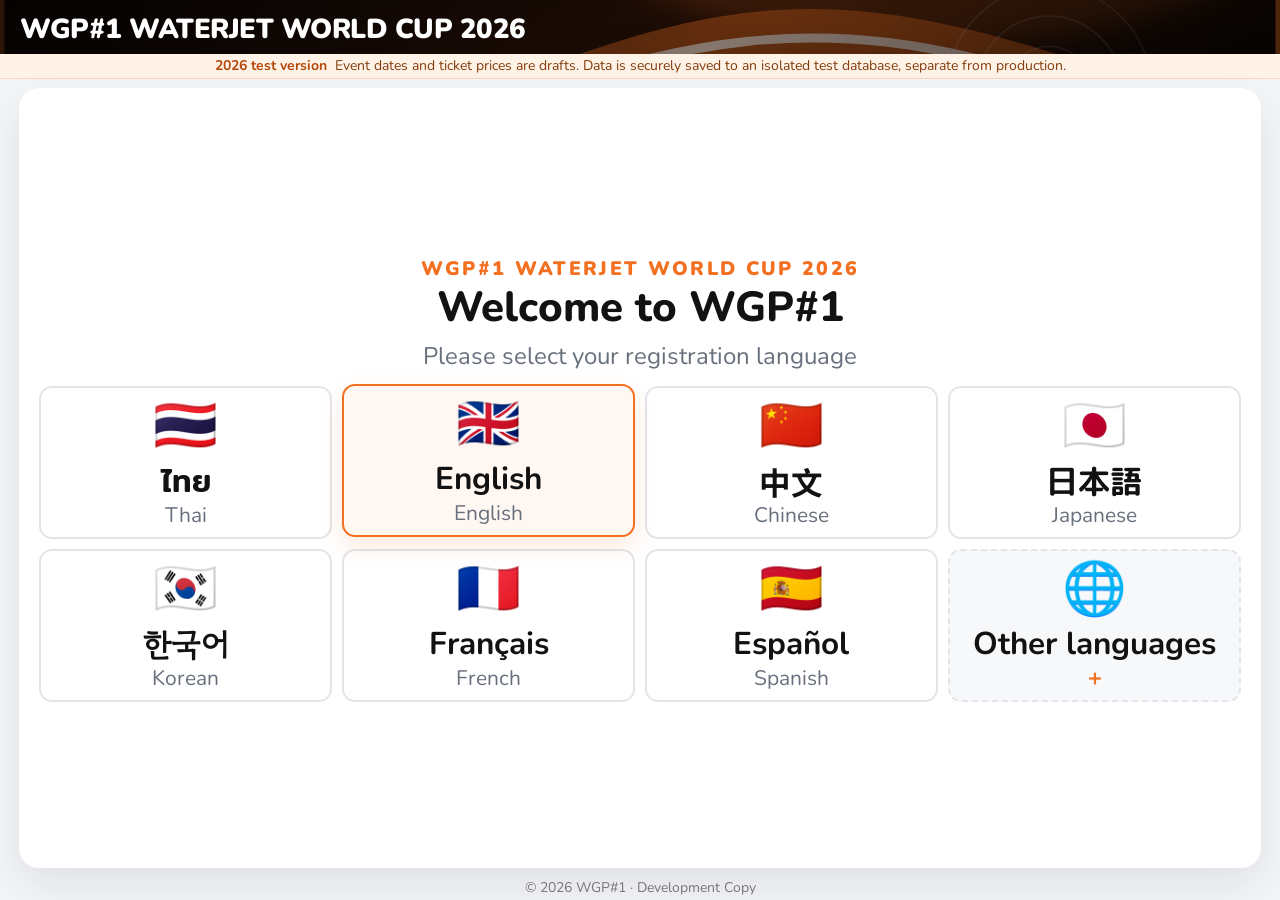
<file: index.html>
<!doctype html>
<html lang="th">
<head>
  <meta charset="utf-8">
  <meta name="viewport" content="width=device-width, initial-scale=1, viewport-fit=cover">
  <meta name="theme-color" content="#121212">
  <meta name="mobile-web-app-capable" content="yes">
  <meta name="apple-mobile-web-app-capable" content="yes">
  <meta name="apple-mobile-web-app-title" content="WGP#1 Tickets">
  <meta name="apple-mobile-web-app-status-bar-style" content="black-translucent">
  <link rel="manifest" href="manifest.webmanifest?v=20261102-1">
  <link rel="apple-touch-icon" sizes="180x180" href="apple-touch-icon.png">
  <title>WGP#1 2026 — Visitor & Ticket Registration</title>
  <link rel="preconnect" href="https://fonts.googleapis.com">
  <link rel="preconnect" href="https://fonts.gstatic.com" crossorigin>
  <link rel="stylesheet" href="https://fonts.googleapis.com/css2?family=Gowun+Dodum&amp;family=M+PLUS+Rounded+1c:wght@400;500;700;800;900&amp;family=Mitr:wght@400;500;600;700&amp;family=Noto+Sans+SC:wght@400;500;600;700;800;900&amp;family=Nunito:wght@400;500;600;700;800;900&amp;family=Tajawal:wght@400;500;700;800;900&amp;display=swap">
  <link rel="stylesheet" href="styles.css?v=20261029-5">
  <link rel="stylesheet" href="tablet-layout.css?v=20261102-2">
</head>
<body>
  <header class="hero" aria-label="WGP#1 World Cup">
    <img src="Header-2026.svg" alt="WGP#1 Waterjet World Cup 2026">
    <div class="hero-cover" aria-hidden="true"></div>
    <div class="language-switcher">
      <label for="language-select" data-i18n="languageLabel">ภาษา</label>
      <select id="language-select" aria-label="Language">
        <option value="th">ไทย</option><option value="en">English</option><option value="zh">中文</option>
        <option value="ja">日本語</option><option value="ko">한국어</option><option value="fr">Français</option><option value="es">Español</option>
        <option value="de">Deutsch</option><option value="ru">Русский</option><option value="pt">Português</option><option value="ar">العربية</option><option value="it">Italiano</option>
      </select>
    </div>
    <div class="hero-copy">
      <span class="year-chip" data-i18n="devVersion">2026 DEVELOPMENT VERSION</span>
      <h1>WGP#1 WATERJET WORLD CUP 2026</h1>
      <p data-i18n="heroSubtitle">ลงทะเบียนผู้เข้าชมและจำหน่ายตั๋ว</p>
    </div>
  </header>

  <div class="dev-notice" role="status">
    <strong data-i18n="devNoticeTitle">เวอร์ชันทดสอบปี 2026</strong>
    <span data-i18n="devNoticeBody">วันแข่งขันและราคาตั๋วเป็นค่าร่าง ข้อมูลจะเก็บในอุปกรณ์นี้เท่านั้นและยังไม่ส่งเข้าฐานข้อมูลจริง</span>
  </div>

  <main>
    <section id="screen-welcome" class="screen welcome-screen">
      <div class="welcome-card">
        <p class="eyebrow">WGP#1 WATERJET WORLD CUP 2026</p>
        <h2 data-i18n="welcomeTitle">ยินดีต้อนรับสู่ WGP#1</h2>
        <p class="welcome-subtitle" data-i18n="welcomeSubtitle">กรุณาเลือกภาษาที่ต้องการใช้ในการลงทะเบียน</p>
        <div class="language-grid" role="group" aria-label="Choose language">
          <button class="language-card" type="button" data-language="th"><span class="language-flag" aria-hidden="true">🇹🇭</span><strong>ไทย</strong><small>Thai</small></button>
          <button class="language-card" type="button" data-language="en"><span class="language-flag" aria-hidden="true">🇬🇧</span><strong>English</strong><small>English</small></button>
          <button class="language-card" type="button" data-language="zh"><span class="language-flag" aria-hidden="true">🇨🇳</span><strong>中文</strong><small>Chinese</small></button>
          <button class="language-card" type="button" data-language="ja"><span class="language-flag" aria-hidden="true">🇯🇵</span><strong>日本語</strong><small>Japanese</small></button>
          <button class="language-card" type="button" data-language="ko"><span class="language-flag" aria-hidden="true">🇰🇷</span><strong>한국어</strong><small>Korean</small></button>
          <button class="language-card" type="button" data-language="fr"><span class="language-flag" aria-hidden="true">🇫🇷</span><strong>Français</strong><small>French</small></button>
          <button class="language-card" type="button" data-language="es"><span class="language-flag" aria-hidden="true">🇪🇸</span><strong>Español</strong><small>Spanish</small></button>
          <button id="toggle-other-languages" class="language-card other-language-toggle" type="button" aria-expanded="false" aria-controls="other-language-panel"><span class="language-flag" aria-hidden="true">🌐</span><strong data-i18n="otherLanguages">Other languages</strong><small aria-hidden="true">＋</small></button>
        </div>
        <div id="other-language-panel" class="other-language-panel hidden">
          <div class="language-grid other-language-grid" role="group" aria-label="Other languages">
            <button class="language-card" type="button" data-language="de"><span class="language-flag" aria-hidden="true">🇩🇪</span><strong>Deutsch</strong><small>German</small></button>
            <button class="language-card" type="button" data-language="ru"><span class="language-flag" aria-hidden="true">🇷🇺</span><strong>Русский</strong><small>Russian</small></button>
            <button class="language-card" type="button" data-language="pt"><span class="language-flag" aria-hidden="true">🇧🇷</span><strong>Português</strong><small>Portuguese</small></button>
            <button class="language-card" type="button" data-language="ar"><span class="language-flag" aria-hidden="true">🇸🇦</span><strong>العربية</strong><small>Arabic</small></button>
            <button class="language-card" type="button" data-language="it"><span class="language-flag" aria-hidden="true">🇮🇹</span><strong>Italiano</strong><small>Italian</small></button>
          </div>
        </div>
      </div>
    </section>

    <section id="screen-visitor" class="screen hidden">
      <div class="page-head">
        <div><p class="eyebrow" data-i18n="partVisitor">ส่วนที่ 1 · ผู้เข้าชม</p><h2 data-i18n="visitorTitle">ลงทะเบียนผู้เข้าชมรายบุคคล</h2><p data-i18n="visitorIntro">ผู้เข้าชมทุกคนต้องกรอกข้อมูลของตนเองทีละคนก่อนเข้าสู่ขั้นตอนจำหน่ายตั๋ว</p></div>
        <div class="attendee-counter" aria-live="polite"><span data-i18n="registered">ลงทะเบียนแล้ว</span><strong id="visitor-count">0 คน</strong></div>
      </div>

      <form id="visitor-form" class="single-page-form" novalidate>
        <div id="visitor-saved-notice" class="visitor-saved-notice hidden" role="status" aria-live="polite">
          <span class="saved-check" aria-hidden="true">✓</span>
          <div><strong data-i18n="visitorSaved">บันทึกผู้เข้าชมเรียบร้อยแล้ว</strong><span id="inline-saved-count"></span></div>
        </div>

        <div class="visitor-form-layout five-step-layout">
          <div class="form-column form-column-details">
            <section class="form-section identity-section">
              <div class="section-title"><span class="section-number">1</span><div><h3 data-i18n="identityTitle">ชื่อและนามสกุล</h3></div></div>
              <div class="grid two">
                <label><span class="field-title" data-i18n="firstName">ชื่อจริง *</span><input id="v-first" autocomplete="given-name" required maxlength="80"></label>
                <label><span class="field-title" data-i18n="lastName">นามสกุล *</span><input id="v-last" autocomplete="family-name" required maxlength="80"></label>
              </div>
            </section>

            <section class="form-section demographics-section">
              <div class="section-title"><span class="section-number">2</span><div><h3 data-i18n="demographicsTitle">อายุ เพศ และสัญชาติ</h3></div></div>
              <div class="grid three demographics-grid">
                <label><span class="field-title" data-i18n="ageGroup">ช่วงอายุ *</span><select id="v-age" required><option value="" data-i18n="selectOption">— กรุณาเลือก —</option><option value="under-10" data-i18n="ageUnder10">ต่ำกว่า 10 ปี</option><option value="10-19">10–19</option><option value="20-29">20–29</option><option value="30-39">30–39</option><option value="40-49">40–49</option><option value="50-59">50–59</option><option value="60-69">60–69</option><option value="70-plus" data-i18n="age70Plus">70 ปีขึ้นไป</option></select></label>
                <label><span class="field-title" data-i18n="gender">เพศ *</span><select id="v-gender" required><option value="" data-i18n="selectOption">— กรุณาเลือก —</option><option value="male" data-i18n="male">ชาย</option><option value="female" data-i18n="female">หญิง</option><option value="not-specified" data-i18n="preferNot">ไม่ประสงค์ระบุ</option></select></label>
                <label><span class="field-title" data-i18n="nationality">สัญชาติ *</span><span class="country-combobox"><input id="v-country" type="text" autocomplete="off" required role="combobox" aria-autocomplete="list" aria-expanded="false" aria-controls="country-suggestions" data-i18n-placeholder="nationalitySelect" placeholder="— เลือกสัญชาติ —"><span id="country-suggestions" class="country-suggestions hidden" role="listbox"></span></span></label>
              </div>
              <input id="v-city" type="hidden" value="">
            </section>

            <div id="guardian-panel" class="guardian-panel hidden">
              <div class="section-title compact"><span class="section-number">2A</span><div><h3 data-i18n="guardianTitle">ข้อมูลผู้ปกครอง</h3><p data-i18n="guardianSubtitle">จำเป็นสำหรับผู้เข้าชมอายุต่ำกว่า 20 ปี</p></div></div>
              <div class="grid three">
                <label><span class="field-title" data-i18n="guardianName">ชื่อ–นามสกุลผู้ปกครอง *</span><input id="g-name" autocomplete="name" maxlength="160"></label>
                <label><span class="field-title" data-i18n="relationship">ความสัมพันธ์ *</span><select id="g-relation"><option value="" data-i18n="selectOption">— กรุณาเลือก —</option><option value="parent" data-i18n="parent">บิดา/มารดา</option><option value="legal-guardian" data-i18n="legalGuardian">ผู้ปกครองตามกฎหมาย</option><option value="authorized-adult" data-i18n="authorizedAdult">ผู้ใหญ่ที่ได้รับมอบหมาย</option></select></label>
                <label><span class="field-title" data-i18n="guardianPhone">เบอร์โทรศัพท์ผู้ปกครอง *</span><input id="g-phone" type="tel" autocomplete="tel" maxlength="30"></label>
              </div>
              <label class="check-line"><input id="g-confirm" type="checkbox"><span data-i18n="guardianConfirm">ข้าพเจ้าเป็นผู้ปกครองหรือผู้มีอำนาจดำเนินการแทนผู้เยาว์ และยืนยันข้อมูลข้างต้น</span></label>
            </div>

            <section class="form-section attendance-section">
              <div class="section-title"><span class="section-number">3</span><div><h3 data-i18n="attendanceTitle">เคยมาชมงานหรือไม่</h3></div></div>
              <fieldset class="visible-options">
                <legend class="sr-only" data-i18n="previousAttendance">เคยเข้าชม WGP#1 หรือไม่ *</legend>
                <div class="option-grid previous-options">
                  <label class="option-tile radio-tile"><input type="radio" name="v-previous" value="first-time" required><span data-i18n="firstTime">มาครั้งแรก</span></label>
                  <label class="option-tile radio-tile"><input type="radio" name="v-previous" value="returning"><span data-i18n="returning">เคยเข้าชมแล้ว</span></label>
                </div>
              </fieldset>
            </section>
          </div>

          <div class="form-column form-column-profile">
            <section class="form-section source-section">
              <div class="section-title"><span class="section-number">4</span><div><h3 data-i18n="sourceTitle">ช่องทางที่รับข่าวสาร</h3><p data-i18n="sourceMultiHint">เลือกได้มากกว่า 1 ช่องทาง</p></div></div>
              <fieldset class="visible-options">
                <legend class="sr-only" data-i18n="discovery">ช่องทางหลักที่ทำให้มางาน *</legend>
                <div class="option-grid source-options">
                  <label class="option-tile checkbox-tile"><input type="checkbox" name="v-source" value="online-social"><span data-i18n="onlineSocial">Social Media</span></label>
                  <label class="option-tile checkbox-tile"><input type="checkbox" name="v-source" value="pattaya-promotion"><span data-i18n="pattayaPromotion">ป้ายหรือสื่อในพัทยา</span></label>
                  <label class="option-tile checkbox-tile"><input type="checkbox" name="v-source" value="friend-family"><span data-i18n="friendFamily">เพื่อนหรือครอบครัว</span></label>
                  <label class="option-tile checkbox-tile"><input type="checkbox" name="v-source" value="newspaper-television"><span data-i18n="newspaperTelevision">จากหนังสือพิมพ์หรือโทรทัศน์</span></label>
                </div>
              </fieldset>
            </section>

            <section class="form-section consent-section">
              <div class="section-title"><span class="section-number">5</span><div><h3 data-i18n="consentTitle">ความยินยอม</h3></div></div>
              <details class="privacy-details" open>
                <summary data-i18n="privacyDetailsToggle">อ่านประกาศความเป็นส่วนตัวและสื่อภายในงาน</summary>
                <div class="privacy-box"><p data-i18n-html="privacyRegistration"><strong>การลงทะเบียนและจำหน่ายตั๋ว:</strong> WGP#1 เก็บข้อมูลที่จำเป็นเพื่อยืนยันตัวผู้เข้าชม บริหารตั๋ว วิเคราะห์จำนวนผู้ชม และรักษาความปลอดภัยภายในงาน โดยจัดเก็บตามระยะเวลาที่องค์กรกำหนดและให้สิทธิเจ้าของข้อมูลตามกฎหมาย</p><p data-i18n-html="privacyMedia"><strong>การบันทึกภาพ วิดีโอ และเสียง:</strong> ข้าพเจ้าอนุญาตและยินยอมให้ผู้จัดงาน WGP#1 รวมถึงช่างภาพ ผู้ผลิตสื่อ และผู้ได้รับมอบหมาย บันทึกภาพนิ่ง ภาพเคลื่อนไหว และเสียงของข้าพเจ้าภายในงาน และนำไปใช้หรือเผยแพร่ผ่านสื่อต่าง ๆ เพื่อรายงานและประชาสัมพันธ์กิจกรรมของ WGP#1</p></div>
              </details>
              <label class="check-line required-line"><input id="v-privacy" type="checkbox" required aria-controls="marketing-consent-line" aria-expanded="false"><span data-i18n="privacyAck">ข้าพเจ้ายินยอมตามประกาศความเป็นส่วนตัวและสื่อภายในงาน</span></label>
              <label id="marketing-consent-line" class="check-line optional-line marketing-consent-line hidden"><input id="v-marketing" type="checkbox" aria-controls="marketing-email-panel" aria-expanded="false"><span data-i18n="marketingConsent">(ไม่บังคับ) ฉันต้องการรับข่าวสารการแข่งขันและกิจกรรมในอนาคตจาก WGP#1</span></label>
              <div id="marketing-email-panel" class="marketing-email-panel hidden">
                <div class="email-reveal-icon" aria-hidden="true">✉</div>
                <label><span class="field-title" data-i18n="marketingEmail">อีเมลสำหรับรับข่าวสาร (ไม่บังคับ)</span><input id="v-email" type="email" autocomplete="email" inputmode="email" maxlength="254" disabled data-i18n-placeholder="marketingEmailPlaceholder" placeholder="name@example.com"></label>
                <p data-i18n="marketingEmailHint">กรอกอีเมลหากต้องการให้ WGP#1 ส่งข่าวสารถึงคุณ โดยสามารถเว้นว่างได้</p>
              </div>
            </section>
          </div>

            <div class="registration-action-panel form-wide-actions">
              <div id="visitor-error" class="form-error hidden" role="alert"></div>
              <button id="view-attendees" class="attendee-list-button hidden" type="button"><span aria-hidden="true">👥</span><span data-i18n="viewRegistered">ดูผู้ชมที่ลงทะเบียนแล้ว</span><strong id="view-attendees-count">0</strong></button>
              <div class="registration-actions">
                <button class="registration-action next-action" type="submit" name="visitor-action" value="next">
                  <span class="registration-action-icon" aria-hidden="true">＋</span>
                  <span><strong data-i18n="confirmAddNext">ยืนยันและเพิ่มผู้ชมคนถัดไป</strong></span>
                </button>
                <button class="registration-action finish-action" type="submit" name="visitor-action" value="finish">
                  <span class="registration-action-icon" aria-hidden="true">→</span>
                  <span><strong data-i18n="confirmFinish">ยืนยันและเสร็จสิ้น</strong></span>
                </button>
              </div>
              <button id="remove-last-inline" class="text-button remove-last-inline hidden" type="button" data-i18n="removeLast">ลบผู้ชมคนล่าสุด</button>
            </div>
          </div>
      </form>

      <div id="attendee-modal" class="attendee-modal hidden" role="dialog" aria-modal="true" aria-labelledby="attendee-modal-title">
        <button class="attendee-modal-backdrop" type="button" aria-label="Close"></button>
        <div class="attendee-modal-card">
          <div class="attendee-modal-head"><div><p class="eyebrow" data-i18n="registered">ลงทะเบียนแล้ว</p><h3 id="attendee-modal-title" data-i18n="viewRegistered">ดูผู้ชมที่ลงทะเบียนแล้ว</h3></div><button id="close-attendee-modal" class="modal-close" type="button" aria-label="Close">×</button></div>
          <p id="attendee-modal-count" class="attendee-modal-count"></p>
          <div id="attendee-list" class="attendee-list"></div>
        </div>
      </div>
    </section>

    <section id="screen-handover" class="screen hidden" aria-labelledby="handover-instruction"><div class="handover"><p class="handover-confirmation" data-i18n="handoverConfirmed">ลงทะเบียนเรียบร้อยแล้ว</p><h2 id="handover-instruction" class="handover-instruction" data-i18n="handoverInstruction">กรุณาส่งอุปกรณ์คืนให้เจ้าหน้าที่เพื่อรับบัตรเข้าชมงาน</h2><button id="to-staff" class="btn dark" type="button" data-i18n="staffContinue">เจ้าหน้าที่: ดำเนินการออกตั๋ว</button></div></section>

    <section id="screen-staff" class="screen hidden">
      <div class="page-head"><div><p class="eyebrow" data-i18n="partStaff">ส่วนที่ 2 · สำหรับเจ้าหน้าที่</p><h2 data-i18n="staffTitle">สรุปรายการจำหน่ายตั๋ว</h2><p data-i18n="staffIntro">เลือกประเภทตั๋วให้ครบตามจำนวนผู้ชมที่ลงทะเบียน</p></div><div class="staff-head-actions"><a class="dashboard-link" href="dashboard.html" target="_blank" rel="noopener">Analytics dashboard</a><div class="attendee-counter dark-counter"><span data-i18n="visitorsInSale">ผู้ชมในรายการ</span><strong id="staff-attendee-count">0 คน</strong></div></div></div>
      <form id="staff-form" class="card" novalidate>
        <div class="grid two">
          <label><span class="field-title" data-i18n="staff">Staff *</span><select id="s-staff" required><option value="" data-i18n="selectStaff">— Select staff —</option><option value="Namwan">Namwan</option><option value="Aom">Aom</option><option value="Belle">Belle</option><option value="Cartoon">Cartoon</option><option value="Other" data-i18n="other">Other</option></select></label>
          <label><span class="field-title" data-i18n="payment">ช่องทางการชำระ *</span><select id="s-payment" required><option value="" data-i18n="selectOption">— กรุณาเลือก —</option><option value="cash" data-i18n="cash">เงินสด</option><option value="qr-transfer" data-i18n="qrTransfer">QR / โอนผ่านธนาคาร</option><option value="complimentary" data-i18n="complimentary">บัตรเชิญ</option></select></label>
        </div>
        <div class="ticket-head"><div><h3 data-i18n="ticketTypes">ประเภทและจำนวนตั๋ว</h3><p data-i18n="ticketTypesSubtitle">เลือกประเภทและจำนวน</p></div><div class="quantity-match"><span data-i18n="mustAllocate">ต้องจัดสรร</span><strong id="tickets-required">0 ใบ</strong></div></div>
        <div id="ticket-lines" class="ticket-lines"></div>
        <div class="staff-summary"><div><span data-i18n="totalTickets">จำนวนตั๋วรวม</span><strong id="ticket-total-qty">0 ใบ</strong></div><div><span data-i18n="calculatedTotal">ยอดคำนวณ</span><strong id="calculated-total">0 THB</strong></div><label><span class="field-title" data-i18n="amountPaid">ยอดรับจริง (THB) *</span><input id="s-amount" type="number" min="0" step="1" required></label></div>
        <label><span class="field-title" data-i18n="staffNote">หมายเหตุ</span><textarea id="s-note" rows="3" maxlength="500" data-i18n-placeholder="staffNotePlaceholder" placeholder="ส่วนลด บัตรเชิญ หรือกรณีพิเศษ"></textarea></label>
        <div id="staff-error" class="form-error hidden" role="alert"></div><div class="button-row"><button id="back-handover" class="btn secondary" type="button" data-i18n="back">ย้อนกลับ</button><button class="btn primary" type="submit" data-i18n="finalize">ยืนยันและบันทึกรายการ</button></div>
      </form>
    </section>

    <section id="screen-complete" class="screen hidden"><div class="complete-card"><div class="success-icon large">✓</div><p class="eyebrow" data-i18n="registrationComplete">ลงทะเบียนเสร็จสมบูรณ์</p><h2 data-i18n="completeTitle">ดำเนินการเสร็จสมบูรณ์</h2><p><span data-i18n="transactionNumber">หมายเลขรายการ</span> <strong id="transaction-id">—</strong></p><p id="storage-status" class="muted" data-i18n="localDataNotice">ข้อมูลทดสอบถูกเก็บเฉพาะในอุปกรณ์นี้ และยังไม่ส่งเข้าฐานข้อมูลจริง</p><button id="next-customer" class="btn primary" type="button" data-i18n="nextGroup">เริ่มรายการผู้ชมชุดถัดไป</button></div></section>
  </main>
  <footer data-i18n="footer">© 2026 WGP#1 · สำเนาสำหรับพัฒนา</footer>
  <script src="supabase-config.js?v=20261019-2"></script>
  <script src="data-service.js?v=20261019-1"></script>
  <script src="age-groups.js?v=20261030-1"></script>
  <script src="app.js?v=20261030-1"></script>
  <script src="visitor-guide.js?v=20261029-1"></script>
</body>
</html>
</file>
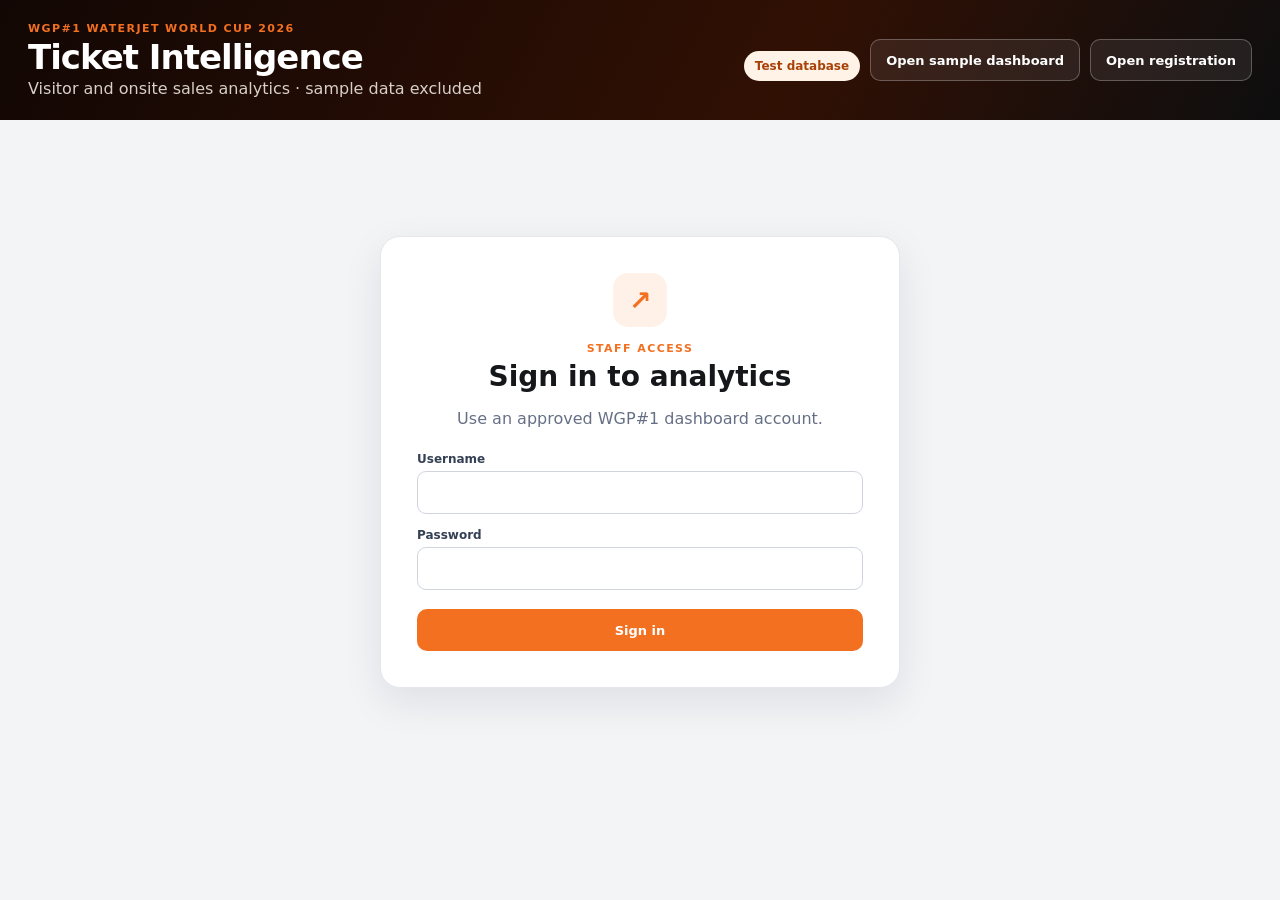
<file: dashboard.html>
<!doctype html>
<html lang="en">
  <head>
    <meta charset="utf-8" />
    <meta name="viewport" content="width=device-width, initial-scale=1" />
    <meta name="theme-color" content="#f37021" />
    <title>WGP#1 Ticket Intelligence</title>
    <link rel="stylesheet" href="dashboard.css?v=20261030-1" />
  </head>
  <body>
    <header class="dash-header">
      <div>
        <p class="kicker">WGP#1 WATERJET WORLD CUP 2026</p>
        <h1>Ticket Intelligence</h1>
        <p id="dashboard-subtitle">Visitor and onsite sales analytics</p>
      </div>
      <div class="header-actions">
        <span id="connection-status" class="status waiting">Test database</span
        ><button id="sign-out" class="ghost hidden" type="button">
          Sign out</button
        ><a id="dashboard-mode-link" class="ghost" href="dashboard.html?view=sample">Open sample dashboard</a
        ><a class="ghost" href="index.html">Open registration</a>
      </div>
    </header>

    <main>
      <section id="setup-panel" class="login-card hidden">
        <span class="icon">⚙</span>
        <h2>Test database setup required</h2>
        <p>
          The dashboard is ready. Add the test Supabase URL and anon key in
          <code>supabase-config.js</code> to connect live data.
        </p>
      </section>

      <section id="login-panel" class="login-card hidden">
        <span class="icon">↗</span>
        <p class="kicker">STAFF ACCESS</p>
        <h2>Sign in to analytics</h2>
        <p>Use an approved WGP#1 dashboard account.</p>
        <form id="login-form">
          <label
            >Username<input
              id="login-username"
              type="text"
              autocomplete="username"
              autocapitalize="none"
              spellcheck="false"
              required
          /></label>
          <label
            >Password<input
              id="login-password"
              type="password"
              autocomplete="current-password"
              required
          /></label>
          <p id="login-error" class="error hidden"></p>
          <button class="primary" type="submit">Sign in</button>
        </form>
      </section>

      <section id="password-panel" class="login-card hidden">
        <span class="icon">✓</span>
        <p class="kicker">ACCOUNT ACTIVATION</p>
        <h2>Create your dashboard password</h2>
        <p>
          Your invitation has been verified. Set a private password to finish
          activating your WGP#1 analytics account.
        </p>
        <form id="password-form">
          <label
            >New password<input
              id="new-password"
              type="password"
              autocomplete="new-password"
              minlength="6"
              required
          /></label>
          <label
            >Confirm password<input
              id="confirm-password"
              type="password"
              autocomplete="new-password"
              minlength="6"
              required
          /></label>
          <small class="form-hint"
            >Use at least 6 characters. This test password should be changed
            before production use.</small
          >
          <p id="password-error" class="error hidden"></p>
          <button class="primary" type="submit">
            Set password and open dashboard
          </button>
        </form>
      </section>

      <section id="dashboard" class="hidden">
        <nav
          id="event-day-menu"
          class="event-day-menu"
          aria-label="Event day quick filters"
        ></nav>

        <div class="toolbar">
          <div>
            <p id="dashboard-data-label" class="kicker">LIVE DATA</p>
            <h2 id="dashboard-view-title">Sales overview</h2>
            <p id="last-updated">Not loaded</p>
          </div>
          <div class="filters">
            <label>From<input id="filter-from" type="date" /></label>
            <label>To<input id="filter-to" type="date" /></label>
            <label
              >Staff<select id="filter-staff">
                <option value="">All staff</option>
              </select></label
            >
            <label
              >Payment<select id="filter-payment">
                <option value="">All payments</option>
                <option value="cash">Cash</option>
                <option value="qr-transfer">QR / Bank transfer</option>
                <option value="complimentary">Complimentary</option>
              </select></label
            >
            <button id="refresh-data" class="dark" type="button">
              Refresh
            </button>
            <button id="export-csv" class="primary" type="button">
              Export CSV
            </button>
          </div>
        </div>

        <div class="kpi-grid">
          <article class="kpi orange">
            <span>Revenue</span><strong id="kpi-revenue">0 THB</strong
            ><small>Amount paid</small>
          </article>
          <article class="kpi">
            <span>Tickets</span><strong id="kpi-tickets">0</strong
            ><small>Issued tickets</small>
          </article>
          <article class="kpi">
            <span>Visitors</span><strong id="kpi-visitors">0</strong
            ><small>Registered people</small>
          </article>
          <article class="kpi">
            <span>Transactions</span><strong id="kpi-transactions">0</strong
            ><small>Completed sales</small>
          </article>
          <article class="kpi">
            <span>Average sale</span><strong id="kpi-average">0 THB</strong
            ><small>Per transaction</small>
          </article>
          <article class="kpi">
            <span>Returning visitors</span><strong id="kpi-returning">0%</strong
            ><small>Audience loyalty</small>
          </article>
        </div>

        <div class="analytics-grid">
          <article class="panel wide">
            <div class="panel-head">
              <div>
                <p class="kicker">SALES</p>
                <h3>Revenue by day</h3>
              </div>
            </div>
            <div id="chart-daily" class="bar-chart horizontal"></div>
          </article>
          <article class="panel wide time-analysis-panel">
            <div class="panel-head time-panel-head">
              <div>
                <p class="kicker">SALES FREQUENCY</p>
                <h3>Ticket sales by day and time</h3>
                <p class="panel-description">
                  Each cell shows tickets sold and number of transactions.
                </p>
              </div>
              <label class="compact-control"
                >Time interval<select id="time-bucket">
                  <option value="60">60 minutes</option>
                  <option value="30">30 minutes</option>
                </select></label
              >
            </div>
            <div class="heatmap-summary">
              <div>
                <span>Peak period</span><strong id="peak-period">—</strong>
              </div>
              <div>
                <span>Busiest day</span><strong id="busiest-day">—</strong>
              </div>
              <div>
                <span>Average frequency</span
                ><strong id="average-frequency">—</strong>
              </div>
            </div>
            <div id="time-heatmap" class="time-heatmap-wrap"></div>
            <div class="heatmap-legend" aria-hidden="true">
              <span>Lower</span><i class="level-0"></i><i class="level-1"></i
              ><i class="level-2"></i><i class="level-3"></i
              ><i class="level-4"></i><span>Higher ticket volume</span>
            </div>
          </article>
          <article class="panel country-panel">
            <div class="panel-head">
              <div>
                <p class="kicker">AUDIENCE</p>
                <h3>All nationalities <span id="country-count" class="panel-count">0 countries</span></h3>
              </div>
            </div>
            <div id="chart-country" class="bar-chart country-chart"></div>
          </article>
          <div class="audience-side-stack">
            <article class="panel">
              <div class="panel-head">
                <div>
                  <p class="kicker">PROFILE</p>
                  <h3>Age groups</h3>
                </div>
              </div>
              <div id="chart-age" class="bar-chart"></div>
            </article>
            <article class="panel">
              <div class="panel-head">
                <div>
                  <p class="kicker">MARKETING</p>
                  <h3>Discovery channels</h3>
                </div>
              </div>
              <div id="chart-source" class="bar-chart"></div>
            </article>
            <article class="panel">
              <div class="panel-head">
                <div>
                  <p class="kicker">PRODUCT</p>
                  <h3>Ticket mix</h3>
                </div>
              </div>
              <div id="chart-ticket" class="bar-chart"></div>
            </article>
          </div>
        </div>

        <article class="panel table-panel">
          <div class="panel-head">
            <div>
              <p class="kicker">TRANSACTIONS</p>
              <h3>Recent ticket sales</h3>
            </div>
            <div class="table-actions">
              <span id="result-count">0 records</span>
              <button
                id="toggle-sales-table"
                class="table-toggle hidden"
                type="button"
              >
                Show all
              </button>
            </div>
          </div>
          <div class="table-wrap">
            <table>
              <thead>
                <tr>
                  <th>Date & time</th>
                  <th>Transaction</th>
                  <th>Staff</th>
                  <th>Payment</th>
                  <th>Visitors</th>
                  <th>Tickets</th>
                  <th>Paid</th>
                </tr>
              </thead>
              <tbody id="sales-table"></tbody>
            </table>
          </div>
        </article>
      </section>
    </main>
    <script src="supabase-config.js?v=20261019-2"></script>
    <script src="dashboard.js?v=20261030-3"></script>
  </body>
</html>
</file>
<file: styles.css>
:root{--orange:#f37021;--orange-dark:#cf4f07;--ink:#121212;--muted:#68707d;--line:#e7e8eb;--soft:#f6f7f9;--green:#159947;--danger:#b42318;--radius:18px;--shadow:0 18px 45px rgba(16,24,40,.09)}
*{box-sizing:border-box}body{margin:0;background:#f4f5f7;color:var(--ink);font-family:var(--font-body,"Nunito",system-ui,sans-serif);font-size:25.5px;line-height:1.5}.hidden{display:none!important}.hero{position:relative;min-height:260px;background:#111;overflow:hidden}.hero img{width:100%;height:100%;min-height:260px;object-fit:cover;display:block}.hero-cover{position:absolute;inset:0;background:linear-gradient(90deg,rgba(0,0,0,.82),rgba(0,0,0,.42) 55%,rgba(0,0,0,.68))}.hero-copy{position:absolute;left:max(22px,calc((100% - 1100px)/2));right:22px;bottom:32px;color:#fff}.hero-copy h1{max-width:820px;margin:10px 0 2px;font-size:clamp(45px,7.5vw,87px);line-height:1;font-weight:950;letter-spacing:-2px}.hero-copy p{margin:8px 0 0;font-size:clamp(25.5px,3vw,33px)}.year-chip{display:inline-flex;background:var(--orange);border-radius:999px;padding:6px 12px;font-size:19.5px;font-weight:900;letter-spacing:.08em}.dev-notice{display:flex;justify-content:center;gap:12px;flex-wrap:wrap;padding:11px 18px;background:#fff3e8;color:#843c0c;border-bottom:1px solid #ffd5b5;font-size:21px}.dev-notice strong{color:#b54708}main{max-width:1100px;margin:0 auto;padding:38px 20px 70px}.screen{min-height:55vh}.page-head{display:flex;align-items:flex-end;justify-content:space-between;gap:24px;margin-bottom:20px}.page-head h2{font-size:clamp(42px,6vw,63px);line-height:1.15;margin:4px 0}.page-head p{margin:0;color:var(--muted)}.eyebrow{margin:0!important;color:var(--orange)!important;font-size:19.5px;font-weight:900;letter-spacing:.12em}.attendee-counter{min-width:160px;background:#fff;border-left:5px solid var(--orange);border-radius:12px;padding:14px 18px;box-shadow:var(--shadow)}.attendee-counter span{display:block;color:var(--muted);font-size:19.5px}.attendee-counter strong{font-size:36px}.dark-counter{background:#181818;color:#fff}.dark-counter span{color:#c7c7c7}.card{background:#fff;border-radius:var(--radius);padding:clamp(20px,4vw,42px);box-shadow:var(--shadow)}.progress{display:grid;grid-template-columns:repeat(3,1fr);gap:8px;margin-bottom:34px}.progress span{padding:9px;text-align:center;border-radius:999px;background:#eceef1;color:#6f7580;font-size:19.5px;font-weight:800}.progress .active{background:var(--orange);color:#fff}.section-title{display:flex;align-items:center;gap:12px;margin:32px 0 17px;border-bottom:1px solid var(--line);padding-bottom:12px}.section-title:first-of-type{margin-top:0}.section-title.compact{margin-top:0}.section-title h3,.section-title p{margin:0}.section-title h3{font-size:30px}.section-title p{font-size:19.5px;color:var(--muted)}.section-number{display:grid;place-items:center;flex:0 0 36px;height:36px;border-radius:50%;background:var(--orange);color:#fff;font-weight:900}.grid{display:grid;gap:18px}.grid.two{grid-template-columns:repeat(2,minmax(0,1fr))}label{display:block;font-weight:800}label>span{color:#596273;font-size:21px;font-weight:600}input,select,textarea{width:100%;margin-top:7px;border:1px solid #d3d7de;border-radius:12px;padding:13px 14px;background:#fff;color:var(--ink);font:inherit;outline:none}input:focus,select:focus,textarea:focus{border-color:var(--orange);box-shadow:0 0 0 4px rgba(243,112,33,.14)}input[aria-invalid="true"],select[aria-invalid="true"]{border-color:var(--danger)}.guardian-panel{margin:28px 0;background:#fff8f1;border:1px solid #ffd3b2;border-radius:16px;padding:22px}.privacy-box{padding:18px 20px;background:var(--soft);border-left:5px solid #667085;border-radius:12px;color:#303642}.privacy-box p{margin:0 0 10px}.privacy-box p:last-child{margin-bottom:0}.en-copy{color:var(--muted);font-size:21px}.check-line{display:flex;gap:12px;align-items:flex-start;margin-top:17px;padding:15px;border-radius:12px;background:#fff}.check-line input{width:22px;height:22px;margin:2px 0 0;accent-color:var(--orange);flex:0 0 auto}.check-line span{color:var(--ink);font-size:24px;font-weight:700}.check-line small{color:var(--muted);font-weight:500}.required-line{border:1px solid #dfe2e7}.optional-line{background:#f8fafc;border:1px dashed #cfd4dc}.form-error{margin:20px 0 0;padding:13px 16px;border-radius:10px;background:#fff0ee;color:var(--danger);font-weight:700}.btn{display:inline-flex;align-items:center;justify-content:center;border:0;border-radius:13px;padding:15px 22px;font:inherit;font-weight:900;cursor:pointer}.btn.primary{background:var(--orange);color:#fff}.btn.primary:hover{background:var(--orange-dark)}.btn.dark{background:#111;color:#fff}.btn.secondary{background:#e9ebef;color:#252930}.btn.wide{width:100%;margin-top:24px}.confirmation-card,.complete-card{max-width:840px;margin:25px auto;background:#fff;border-radius:24px;padding:clamp(28px,6vw,60px);text-align:center;box-shadow:var(--shadow)}.confirmation-card h2,.complete-card h2{margin:5px 0;font-size:clamp(42px,6vw,63px)}.success-icon{display:grid;place-items:center;width:58px;height:58px;margin:0 auto 14px;border-radius:50%;background:#dcfce7;color:var(--green);font-size:48px;font-weight:950}.success-icon.large{width:80px;height:80px;font-size:66px}.choice-grid{display:grid;grid-template-columns:repeat(2,minmax(0,1fr));gap:16px;margin:28px 0}.choice-card{border:2px solid var(--line);border-radius:16px;background:#fff;padding:25px 18px;cursor:pointer;color:var(--ink)}.choice-card:hover{border-color:var(--orange);transform:translateY(-2px)}.choice-card.orange{border-color:var(--orange);background:#fff8f1}.choice-card strong,.choice-card small{display:block}.choice-card small{color:var(--muted);margin-top:5px}.choice-icon{display:block;color:var(--orange);font-size:51px;font-weight:950}.text-button{border:0;background:none;color:#7d4750;text-decoration:underline;cursor:pointer;font:inherit}.handover{max-width:900px;margin:15px auto;min-height:560px;border-radius:26px;padding:70px 30px;display:flex;flex-direction:column;align-items:center;justify-content:center;text-align:center;color:#fff;background:linear-gradient(135deg,#f37021,#d94b00);box-shadow:var(--shadow)}.handover h2{font-size:clamp(48px,7.5vw,84px);line-height:1.1;margin:16px 0}.handover p{font-size:30px}.handover p span{opacity:.9}.handover-lock{padding:7px 14px;background:rgba(0,0,0,.2);border:1px solid rgba(255,255,255,.4);border-radius:999px;font-size:19.5px;font-weight:900;letter-spacing:.12em}.handover-count strong{font-size:78px}.handover .btn{margin-top:24px;min-width:280px}.ticket-head{display:flex;justify-content:space-between;align-items:center;margin:30px 0 12px}.ticket-head h3,.ticket-head p{margin:0}.ticket-head p{color:var(--muted);font-size:21px}.quantity-match{text-align:right}.quantity-match span{display:block;color:var(--muted);font-size:19.5px}.quantity-match strong{font-size:33px}.ticket-lines{border:1px solid var(--line);border-radius:14px;overflow:hidden}.ticket-line{display:grid;grid-template-columns:1fr 110px 120px;align-items:center;gap:15px;padding:15px 18px;border-bottom:1px solid var(--line)}.ticket-line:last-child{border-bottom:0}.ticket-line p,.ticket-line strong{margin:0}.ticket-line p{color:var(--muted);font-size:19.5px}.ticket-line input{margin:0;text-align:center}.ticket-price{text-align:right}.staff-summary{display:grid;grid-template-columns:1fr 1fr 1.4fr;gap:16px;align-items:end;margin:24px 0;padding:20px;background:#171717;color:#fff;border-radius:15px}.staff-summary>div span{display:block;color:#bbb;font-size:19.5px}.staff-summary>div strong{font-size:34.5px}.staff-summary label>span{color:#ccc}.button-row{display:flex;justify-content:flex-end;gap:12px;margin-top:24px}.complete-card .muted{color:var(--muted);font-size:21px}.complete-card .btn{margin-top:18px}footer{text-align:center;color:#777;padding:22px;font-size:21px}
@media(max-width:720px){body{font-size:24px}.hero,.hero img{min-height:230px}.hero-copy{bottom:24px}.hero-copy h1{letter-spacing:-1px}.page-head{align-items:stretch;flex-direction:column}.attendee-counter{width:100%}.grid.two,.choice-grid{grid-template-columns:1fr}.progress span{font-size:16.5px;padding:8px 4px}.ticket-line{grid-template-columns:1fr 85px}.ticket-price{grid-column:1/-1;text-align:left}.staff-summary{grid-template-columns:1fr 1fr}.staff-summary label{grid-column:1/-1}.button-row{flex-direction:column-reverse}.button-row .btn{width:100%}.handover{min-height:500px}.dev-notice{justify-content:flex-start}}
.language-switcher{position:absolute;z-index:3;top:18px;right:max(20px,calc((100% - 1100px)/2));display:flex;align-items:center;gap:9px;padding:7px 9px 7px 13px;border:1px solid rgba(255,255,255,.35);border-radius:12px;background:rgba(0,0,0,.68);backdrop-filter:blur(8px);color:#fff}.language-switcher label{font-size:19.5px;white-space:nowrap}.language-switcher select{width:auto;min-width:132px;margin:0;padding:8px 30px 8px 10px;border:0;border-radius:8px;font-size:21px}.field-title{display:block;color:var(--ink);font-size:30px;font-weight:800}html[lang^="zh"] body,html[lang^="ja"] body,html[lang^="ko"] body{font-family:var(--font-body,system-ui,sans-serif)}
@media(max-width:720px){body{font-size:27px;line-height:1.6}main{padding:30px 16px 60px}.card{padding:24px 18px}.language-switcher{top:12px;right:12px}.language-switcher label{position:absolute;width:1px;height:1px;overflow:hidden;clip:rect(0 0 0 0)}.language-switcher select{min-width:124px;font-size:24px;padding:10px 32px 10px 12px}.hero-copy{padding-top:44px}.page-head h2{font-size:48px}.page-head p{font-size:25.5px}.eyebrow{font-size:21px}.dev-notice{font-size:24px;padding:14px 16px}.field-title{font-size:33.75px}.section-title h3{font-size:33px}.section-title p{font-size:22.5px}.progress span{font-size:19.5px;line-height:1.35;padding:10px 5px}input,select,textarea{font-size:27px;padding:15px 14px;min-height:54px}.check-line span{font-size:27px}.choice-card strong{font-size:28.5px}.choice-card small{font-size:24px}.btn{font-size:27px;min-height:56px}.ticket-line p,.ticket-head p,.quantity-match span,.staff-summary>div span{font-size:22.5px}.ticket-line strong{font-size:25.5px}.attendee-counter span{font-size:22.5px}.attendee-counter strong{font-size:40.5px}.complete-card .muted,footer{font-size:24px}}
.full-span{grid-column:1/-1}.visible-options{min-width:0;margin:6px 0 0;padding:0;border:0}.visible-options legend{width:100%;margin-bottom:9px}.field-hint{margin:-3px 0 12px;color:var(--muted);font-size:21px}.option-grid{display:grid;gap:11px}.previous-options{grid-template-columns:repeat(2,minmax(0,1fr));max-width:700px}.source-options{grid-template-columns:repeat(3,minmax(0,1fr))}.option-tile{position:relative;display:block;cursor:pointer}.option-tile input{position:absolute;width:1px;height:1px;margin:0;padding:0;opacity:0;pointer-events:none}.option-tile span{display:flex;align-items:center;gap:11px;min-height:56px;padding:13px 15px;border:2px solid #d7dbe2;border-radius:13px;background:#fff;color:var(--ink);font-size:24px;font-weight:750;line-height:1.3;transition:border-color .15s ease,background .15s ease,box-shadow .15s ease}.option-tile span::before{content:"";display:grid;place-items:center;flex:0 0 22px;width:22px;height:22px;border:2px solid #aeb4bf;background:#fff}.radio-tile span::before{border-radius:50%}.checkbox-tile span::before{border-radius:6px}.option-tile input:focus-visible+span{outline:3px solid rgba(243,112,33,.25);outline-offset:2px}.option-tile input:checked+span{border-color:var(--orange);background:#fff5ed;box-shadow:0 0 0 2px rgba(243,112,33,.1)}.radio-tile input:checked+span::before{border-color:var(--orange);background:var(--orange);box-shadow:inset 0 0 0 5px #fff}.checkbox-tile input:checked+span::before{content:"✓";border-color:var(--orange);background:var(--orange);color:#fff;font-size:22.5px;font-weight:950}.visible-options:has(input[aria-invalid="true"]) .option-grid{padding:6px;border:1px solid var(--danger);border-radius:15px}
@media(max-width:720px){.source-options{grid-template-columns:repeat(2,minmax(0,1fr))}.option-tile span{min-height:60px;padding:14px;font-size:25.5px}.field-hint{font-size:24px}}
@media(max-width:480px){.previous-options,.source-options{grid-template-columns:1fr}}
.marketing-email-panel{position:relative;display:grid;grid-template-columns:46px 1fr;gap:5px 14px;margin:0 0 18px;padding:20px;border:1px solid #ffc79f;border-radius:0 0 15px 15px;background:linear-gradient(135deg,#fff8f1,#fff);box-shadow:0 10px 24px rgba(243,112,33,.08);animation:emailReveal .24s ease-out}.marketing-email-panel label{grid-column:2}.marketing-email-panel p{grid-column:2;margin:3px 0 0;color:var(--muted);font-size:21px}.email-reveal-icon{grid-row:1/3;display:grid;place-items:center;width:42px;height:42px;border-radius:50%;background:var(--orange);color:#fff;font-size:31.5px;font-weight:900}.optional-line:has(input:checked){margin-bottom:0;border-color:#ffc79f;border-radius:12px 12px 0 0;background:#fff8f1}.marketing-email-panel input{background:#fff}@keyframes emailReveal{from{opacity:0;transform:translateY(-8px)}to{opacity:1;transform:translateY(0)}}
.marketing-consent-line{animation:emailReveal .24s ease-out}
@media(max-width:720px){.marketing-email-panel{grid-template-columns:38px 1fr;padding:18px 15px;gap:5px 11px}.email-reveal-icon{width:36px;height:36px;font-size:27px}.marketing-email-panel p{font-size:22.5px}}
@media(prefers-reduced-motion:reduce){*{scroll-behavior:auto!important;transition:none!important}}

/* Single-page visitor registration, optimized for iPad */
main{max-width:1320px}
#screen-visitor .page-head{max-width:1280px;margin-left:auto;margin-right:auto;align-items:center}
.single-page-form{max-width:1280px;margin:0 auto}
.visitor-form-layout{display:grid;grid-template-columns:minmax(0,1.55fr) minmax(340px,.9fr);gap:22px;align-items:start}
.form-column{display:grid;gap:22px;min-width:0}
.form-section,.registration-action-panel{background:#fff;border:1px solid rgba(16,24,40,.06);border-radius:20px;padding:clamp(20px,2.6vw,32px);box-shadow:var(--shadow)}
.form-section .section-title:first-child{margin-top:0}
.form-column-details>.guardian-panel{margin:0;box-shadow:var(--shadow)}
.consent-section .privacy-box{font-size:22.5px}
.visitor-saved-notice{display:flex;align-items:center;gap:14px;max-width:1280px;margin:0 auto 18px;padding:16px 20px;border:1px solid #9dd9b6;border-radius:16px;background:#ecfdf3;color:#106b37;box-shadow:0 10px 28px rgba(21,153,71,.1)}
.visitor-saved-notice .saved-check{display:grid;place-items:center;flex:0 0 36px;width:36px;height:36px;border-radius:50%;background:var(--green);color:#fff;font-size:33px;font-weight:950}
.visitor-saved-notice strong,.visitor-saved-notice span{display:block}
.visitor-saved-notice div>span{margin-top:2px;font-size:21px}
.registration-action-panel{position:sticky;bottom:16px;z-index:2;border-color:#ffcaa7;background:linear-gradient(145deg,#fffaf6,#fff)}
.registration-actions{display:grid;gap:12px}
.registration-action{display:grid;grid-template-columns:48px minmax(0,1fr);align-items:center;gap:13px;width:100%;min-height:84px;padding:15px 17px;border:2px solid var(--orange);border-radius:16px;background:#fff;color:var(--ink);font:inherit;text-align:left;cursor:pointer;transition:transform .15s ease,box-shadow .15s ease,background .15s ease}
.registration-action:hover{transform:translateY(-2px);box-shadow:0 10px 24px rgba(243,112,33,.16)}
.registration-action:focus-visible{outline:4px solid rgba(243,112,33,.25);outline-offset:2px}
.registration-action-icon{display:grid;place-items:center;width:44px;height:44px;border-radius:50%;background:#fff0e6;color:var(--orange);font-size:40.5px;font-weight:950}
.registration-action strong,.registration-action small{display:block}
.registration-action strong{font-size:25.5px;line-height:1.3}
.registration-action small{margin-top:4px;color:var(--muted);font-size:19.5px;line-height:1.35}
.finish-action{background:var(--orange);color:#fff}
.finish-action .registration-action-icon{background:rgba(255,255,255,.18);color:#fff}
.finish-action small{color:rgba(255,255,255,.84)}
.remove-last-inline{display:block;margin:15px auto 0;font-size:21px}
.registration-action-panel .form-error{margin:0 0 14px}

@media(min-width:768px) and (max-width:1180px){
  main{max-width:100%;padding:30px 24px 60px}
  .visitor-form-layout{grid-template-columns:minmax(0,1.35fr) minmax(320px,.85fr);gap:18px}
  .form-column{gap:18px}
  .form-section,.registration-action-panel{padding:22px}
  .source-options{grid-template-columns:repeat(2,minmax(0,1fr))}
  .hero,.hero img{min-height:220px}
  .hero-copy{bottom:24px}
}

/* Staff data system entry point */
.staff-head-actions{display:flex;align-items:center;gap:12px}.dashboard-link{display:inline-flex;min-height:42px;align-items:center;border:1px solid #d6d9df;border-radius:11px;padding:8px 13px;background:#fff;color:#252930;font-size:19.5px;font-weight:850;text-decoration:none;box-shadow:0 5px 18px rgba(16,24,40,.07)}.dashboard-link:hover{border-color:var(--orange);color:var(--orange-dark)}.btn[disabled]{cursor:wait;opacity:.62}
@media(max-width:720px){.staff-head-actions{align-items:stretch;flex-direction:column}.dashboard-link{justify-content:center}}
@media(max-width:900px){
  .visitor-form-layout{grid-template-columns:1fr}
  .registration-action-panel{position:static}
  .registration-actions{grid-template-columns:repeat(2,minmax(0,1fr))}
}
@media(max-width:720px){
  .form-section,.registration-action-panel{padding:22px 18px;border-radius:16px}
  .registration-actions{grid-template-columns:1fr}
  .visitor-saved-notice{margin-bottom:16px;padding:14px 16px}
}

/* Welcome and language selection */
.welcome-screen{display:grid;place-items:center;min-height:520px}
.welcome-card{width:min(1040px,100%);padding:clamp(28px,4vw,48px);border-radius:26px;background:#fff;text-align:center;box-shadow:var(--shadow)}
.welcome-card h2{margin:8px 0 4px;font-size:clamp(48px,6vw,75px);line-height:1.15}
.welcome-subtitle{margin:0 0 28px;color:var(--muted);font-size:28.5px}
.language-grid{display:grid;grid-template-columns:repeat(4,minmax(0,1fr));gap:14px}
.language-card{display:grid;place-items:center;min-height:142px;padding:17px 12px;border:2px solid #e2e5ea;border-radius:18px;background:#fff;color:var(--ink);font:inherit;cursor:pointer;transition:transform .15s ease,border-color .15s ease,box-shadow .15s ease}
.language-card:hover,.language-card:focus-visible,.language-card[aria-pressed="true"]{border-color:var(--orange);box-shadow:0 10px 25px rgba(243,112,33,.15);transform:translateY(-2px);outline:0}
.language-card[aria-pressed="true"]{background:#fff7f1}
.language-flag{font-size:63px;line-height:1}
.language-card strong{margin-top:9px;font-size:28.5px}
.language-card small{color:var(--muted);font-size:19.5px}
.welcome-mode .language-switcher{display:none}

/* Compact single-page form */
.flow-active .hero,.flow-active .hero img{min-height:156px;height:156px}
.flow-active .hero-copy{bottom:18px}
.flow-active .hero-copy h1{max-width:720px;margin:5px 0 0;font-size:clamp(40.5px,5.25vw,60px);letter-spacing:-1px}
.flow-active .hero-copy p{margin-top:3px;font-size:24px}
.flow-active .year-chip{padding:4px 10px;font-size:16.5px}
.flow-active main{padding-top:20px}
.flow-active #screen-visitor .page-head{margin-bottom:12px}
.flow-active #screen-visitor .page-head h2{margin:2px 0;font-size:clamp(37.5px,4.5vw,51px)}
.flow-active #screen-visitor .page-head>div>p:last-child{font-size:22.5px}
.flow-active .attendee-counter{padding:10px 15px}
.flow-active .attendee-counter strong{font-size:31.5px}
.flow-active .visitor-form-layout,.flow-active .form-column{gap:14px}
.flow-active .form-section,.flow-active .registration-action-panel{padding:18px;border-radius:16px}
.flow-active .section-title{gap:9px;margin:0 0 12px;padding-bottom:9px}
.flow-active .section-title h3{font-size:27px}
.flow-active .section-title p{font-size:18px}
.flow-active .section-number{flex-basis:31px;width:31px;height:31px;font-size:21px}
.flow-active .grid{gap:11px 13px}
.flow-active input,.flow-active select,.flow-active textarea{min-height:45px;margin-top:5px;padding:9px 11px}
.flow-active .field-title{font-size:26.25px}
.flow-active .field-hint{margin:-4px 0 7px;font-size:18px}
.flow-active .option-grid{gap:7px}
.flow-active .source-options{grid-template-columns:repeat(3,minmax(0,1fr))}
.flow-active .option-tile span{min-height:44px;padding:8px 10px;gap:8px;font-size:19.5px}
.flow-active .option-tile span::before{flex-basis:18px;width:18px;height:18px}
.flow-active .privacy-box{padding:13px 14px;font-size:19.5px;line-height:1.42}
.flow-active .privacy-box p{margin-bottom:7px}
.flow-active .check-line{gap:9px;margin-top:10px;padding:11px}
.flow-active .check-line span{font-size:21px}
.flow-active .check-line input{width:20px;height:20px;min-height:20px;margin:1px 0 0;padding:0}
.flow-active .registration-action{min-height:70px;padding:11px 14px}
.flow-active .registration-action-icon{width:38px;height:38px;font-size:34.5px}
.flow-active .registration-action strong{font-size:22.5px}
.flow-active .guardian-panel{padding:18px}

@media(min-width:768px) and (max-width:1180px){
  .flow-active .source-options{grid-template-columns:repeat(3,minmax(0,1fr))}
  .flow-active main{padding-top:16px}
  .flow-active .form-section,.flow-active .registration-action-panel{padding:16px}
}
@media(max-width:900px){
  .language-grid{grid-template-columns:repeat(3,minmax(0,1fr))}
}
@media(max-width:720px){
  .welcome-screen{min-height:auto}
  .welcome-card{padding:25px 17px;border-radius:20px}
  .welcome-subtitle{margin-bottom:20px;font-size:25.5px}
  .language-grid{grid-template-columns:repeat(2,minmax(0,1fr));gap:10px}
  .language-card{min-height:126px;padding:14px 8px}
  .language-flag{font-size:54px}
  .flow-active .hero,.flow-active .hero img{min-height:138px;height:138px}
  .flow-active .hero-copy{bottom:14px}
  .flow-active .hero-copy h1{font-size:37.5px}
  .flow-active .hero-copy p,.flow-active .year-chip{display:none}
  .flow-active .form-section,.flow-active .registration-action-panel{padding:18px 15px}
  .flow-active .source-options{grid-template-columns:repeat(2,minmax(0,1fr))}
}

/* Balanced three-step iPad registration */
.flow-active .hero,.flow-active .hero img{min-height:112px;height:112px}
.flow-active .hero-copy{bottom:12px}
.flow-active .hero-copy h1{margin:0;font-size:clamp(37.5px,4.5vw,51px)}
.flow-active .hero-copy p,.flow-active .year-chip{display:none}
.flow-active .language-switcher{top:11px;padding:5px 7px 5px 10px}
.flow-active .language-switcher select{padding-top:6px;padding-bottom:6px}
.flow-active .dev-notice{padding:6px 14px;font-size:18px}
.flow-active main{padding-top:10px;padding-bottom:36px}
.flow-active #screen-visitor .page-head{margin-bottom:8px}
.flow-active #screen-visitor .page-head h2{font-size:39px}
.flow-active #screen-visitor .page-head>div>p:last-child{display:none}
.flow-active .attendee-counter{min-width:120px;padding:7px 12px}
.flow-active .attendee-counter span{font-size:16.5px}
.flow-active .attendee-counter strong{font-size:27px}
.flow-active .visitor-saved-notice{margin-bottom:8px;padding:8px 12px;border-radius:12px}
.flow-active .visitor-saved-notice .saved-check{flex-basis:28px;width:28px;height:28px;font-size:25.5px}
.flow-active .visitor-saved-notice strong{font-size:19.5px}
.flow-active .visitor-saved-notice div>span{font-size:16.5px}
.flow-active .visitor-form-layout{grid-template-columns:minmax(360px,.9fr) minmax(0,1.35fr);gap:10px}
.flow-active .form-column{gap:10px}
.flow-active .form-section,.flow-active .registration-action-panel{padding:12px;border-radius:13px}
.flow-active .section-title{gap:7px;margin-bottom:8px;padding-bottom:6px}
.flow-active .section-title h3{font-size:22.5px}
.flow-active .section-title p{font-size:15px}
.flow-active .section-number{flex-basis:25px;width:25px;height:25px;font-size:16.5px}
.flow-active .grid{gap:7px 9px}
.flow-active input,.flow-active select,.flow-active textarea{min-height:37px;margin-top:3px;padding:6px 9px;font-size:21px;border-radius:9px}
.flow-active .field-title{font-size:22.5px}
.flow-active .field-hint{margin:-3px 0 4px;font-size:15px}
.flow-active .visible-options{margin-top:2px}
.flow-active .visible-options legend{margin-bottom:5px}
.flow-active .option-grid{gap:5px}
.flow-active .previous-options{max-width:none}
.flow-active .profile-section .source-options{grid-template-columns:repeat(4,minmax(0,1fr))}
.flow-active .option-tile span{min-height:34px;padding:5px 7px;gap:6px;border-width:1px;border-radius:8px;font-size:16.5px}
.flow-active .option-tile span::before{flex-basis:15px;width:15px;height:15px;border-width:1.5px}
.flow-active .privacy-box{padding:9px 10px;border-left-width:4px;border-radius:9px;font-size:17.25px;line-height:1.35}
.flow-active .privacy-box p{margin-bottom:5px}
.flow-active .check-line{gap:7px;margin-top:7px;padding:7px 9px;border-radius:9px}
.flow-active .check-line span{font-size:18px;line-height:1.35}
.flow-active .check-line input{width:17px;height:17px;min-height:17px}
.flow-active .guardian-panel{margin:0;padding:12px;border-radius:13px}
.flow-active .registration-action-panel{bottom:6px;padding:9px 10px}
.flow-active .registration-actions{grid-template-columns:repeat(2,minmax(0,1fr));gap:7px}
.flow-active .registration-action{grid-template-columns:30px minmax(0,1fr);min-height:52px;gap:7px;padding:7px 9px;border-radius:11px}
.flow-active .registration-action-icon{width:27px;height:27px;font-size:25.5px}
.flow-active .registration-action strong{font-size:18px;line-height:1.2}
.flow-active .registration-action small{margin-top:2px;font-size:14.25px;line-height:1.2}
.flow-active .remove-last-inline{margin-top:7px;font-size:16.5px}
.attendee-list-button{display:grid;grid-template-columns:22px 1fr auto;align-items:center;gap:7px;width:100%;margin:0 0 7px;padding:7px 10px;border:1px solid #f0b28c;border-radius:10px;background:#fff;color:#74340e;font:inherit;font-size:18px;font-weight:800;text-align:left;cursor:pointer}
.attendee-list-button strong{display:grid;place-items:center;min-width:25px;height:25px;border-radius:999px;background:#fff0e6;color:var(--orange);font-size:18px}
.attendee-list-button:hover{border-color:var(--orange);background:#fff8f2}
body.modal-open{overflow:hidden}
.attendee-modal{position:fixed;z-index:20;inset:0;display:grid;place-items:center;padding:20px}
.attendee-modal-backdrop{position:absolute;inset:0;width:100%;height:100%;border:0;background:rgba(10,12,16,.6);cursor:pointer}
.attendee-modal-card{position:relative;width:min(560px,100%);max-height:min(680px,85vh);overflow:auto;padding:24px;border-radius:20px;background:#fff;box-shadow:0 30px 80px rgba(0,0,0,.3)}
.attendee-modal-head{display:flex;align-items:flex-start;justify-content:space-between;gap:16px;border-bottom:1px solid var(--line);padding-bottom:13px}
.attendee-modal-head h3{margin:3px 0 0;font-size:34.5px}
.modal-close{display:grid;place-items:center;flex:0 0 38px;width:38px;height:38px;border:0;border-radius:50%;background:#f1f3f5;color:#333;font-size:39px;line-height:1;cursor:pointer}
.attendee-modal-count{margin:14px 0;color:var(--muted);font-size:21px}
.attendee-list{display:grid;gap:8px}
.attendee-list-item{display:grid;grid-template-columns:34px 1fr;align-items:center;gap:11px;padding:11px 13px;border:1px solid var(--line);border-radius:12px;background:#fafafa}
.attendee-list-number{display:grid;place-items:center;width:30px;height:30px;border-radius:50%;background:var(--orange);color:#fff;font-size:19.5px;font-weight:900}
.attendee-list-item strong,.attendee-list-item small{display:block}
.attendee-list-item strong{font-size:22.5px}
.attendee-list-item small{margin-top:2px;color:var(--muted);font-size:18px}

@media(min-width:901px) and (max-width:1180px){
  .flow-active .visitor-form-layout{grid-template-columns:minmax(330px,.9fr) minmax(0,1.35fr)}
  .flow-active .profile-section .source-options{grid-template-columns:repeat(3,minmax(0,1fr))}
}
@media(max-width:900px){
  .flow-active .visitor-form-layout{display:flex;flex-direction:column;gap:10px}
  .flow-active .form-column{display:contents}
  .flow-active .identity-section{order:1}
  .flow-active .profile-section{order:2}
  .flow-active .guardian-panel{order:3}
  .flow-active .consent-section{order:4}
  .flow-active .registration-action-panel{order:5}
  .flow-active .profile-section .source-options{grid-template-columns:repeat(3,minmax(0,1fr))}
  .flow-active .registration-action-panel{position:static}
}
@media(max-width:720px){
  .flow-active .hero,.flow-active .hero img{min-height:104px;height:104px}
  .flow-active .hero-copy h1{font-size:33px}
  .flow-active .profile-section .source-options{grid-template-columns:repeat(2,minmax(0,1fr))}
  .flow-active .registration-actions{grid-template-columns:1fr}
}

/* Searchable country selector */
.country-combobox{position:relative;display:block;color:var(--ink);font-weight:400}
.country-combobox>input{padding-right:38px}
.country-combobox::after{content:"⌕";position:absolute;right:12px;top:50%;transform:translateY(-43%);color:#7b8492;font-size:33px;font-weight:700;pointer-events:none}
.country-suggestions{position:absolute;z-index:12;top:calc(100% + 5px);left:0;right:0;max-height:250px;overflow:auto;padding:6px;border:1px solid #d3d7de;border-radius:11px;background:#fff;box-shadow:0 16px 35px rgba(16,24,40,.18)}
.country-suggestion{display:flex;align-items:center;justify-content:space-between;gap:12px;width:100%;padding:9px 10px;border:0;border-radius:8px;background:#fff;color:var(--ink);font:inherit;font-size:21px;text-align:left;cursor:pointer}
.country-suggestion:hover,.country-suggestion.active{background:#fff0e6;color:#9b3e08}
.country-suggestion small{color:#7b8492;font-size:16.5px;font-weight:800;letter-spacing:.08em}

/* Five-step iPad registration */
.sr-only{position:absolute!important;width:1px!important;height:1px!important;padding:0!important;margin:-1px!important;overflow:hidden!important;clip:rect(0,0,0,0)!important;white-space:nowrap!important;border:0!important}
.grid.three{grid-template-columns:repeat(3,minmax(0,1fr))}
.flow-active .five-step-layout{grid-template-columns:minmax(0,1fr) minmax(0,1.08fr);gap:10px;align-items:start}
.flow-active .five-step-layout .form-column{display:grid;gap:10px}
.flow-active .five-step-layout .form-section{padding:11px 12px}
.flow-active .five-step-layout .section-title{margin-bottom:7px}
.flow-active .five-step-layout .visible-options{margin:0;padding:0;border:0}
.flow-active .five-step-layout .source-options{grid-template-columns:repeat(3,minmax(0,1fr))}
.flow-active .five-step-layout .attendance-section .previous-options{grid-template-columns:repeat(2,minmax(0,1fr))}
.privacy-details{border:1px solid #dde1e7;border-radius:9px;background:#f8f9fb;overflow:hidden}
.privacy-details summary{position:relative;padding:8px 30px 8px 10px;color:#3d4653;font-size:16.5px;font-weight:800;cursor:pointer;list-style:none}
.privacy-details summary::-webkit-details-marker{display:none}
.privacy-details summary::after{content:"＋";position:absolute;right:10px;top:50%;transform:translateY(-50%);color:var(--orange);font-size:22.5px}
.privacy-details[open] summary::after{content:"−"}
.privacy-details .privacy-box{margin:0;border-radius:0;border-left:0;border-top:1px solid #dde1e7;background:#fff}
.flow-active .five-step-layout .check-line{margin-top:6px;padding:6px 8px}
.flow-active .five-step-layout .check-line span{font-size:16.5px}
.flow-active .five-step-layout .marketing-email-panel{grid-template-columns:28px 1fr;margin-bottom:0;padding:8px;gap:3px 7px}
.flow-active .five-step-layout .email-reveal-icon{width:27px;height:27px;font-size:21px}
.flow-active .five-step-layout .marketing-email-panel p{font-size:13.5px}
.flow-active .form-wide-actions{grid-column:1/-1;position:static;padding:8px 10px}
.flow-active .form-wide-actions .registration-actions{grid-template-columns:repeat(2,minmax(0,1fr))}
.flow-active .form-wide-actions .attendee-list-button{margin-bottom:6px}

@media(min-width:760px) and (max-width:1180px){
  .flow-active .five-step-layout{display:grid;grid-template-columns:minmax(0,1fr) minmax(0,1.05fr)}
  .flow-active .five-step-layout .identity-section,
  .flow-active .five-step-layout .demographics-section,
  .flow-active .five-step-layout .guardian-panel,
  .flow-active .five-step-layout .attendance-section,
  .flow-active .five-step-layout .source-section,
  .flow-active .five-step-layout .consent-section,
  .flow-active .five-step-layout .form-wide-actions{order:0}
  .flow-active .five-step-layout .source-options{grid-template-columns:repeat(3,minmax(0,1fr))}
  .flow-active .five-step-layout .option-tile span{font-size:15px}
}

@media(max-width:759px){
  .grid.three{grid-template-columns:1fr}
  .flow-active .five-step-layout{display:flex;flex-direction:column}
  .flow-active .five-step-layout .form-column{display:contents}
  .flow-active .five-step-layout .identity-section{order:1}
  .flow-active .five-step-layout .demographics-section{order:2}
  .flow-active .five-step-layout .guardian-panel{order:3}
  .flow-active .five-step-layout .attendance-section{order:4}
  .flow-active .five-step-layout .source-section{order:5}
  .flow-active .five-step-layout .consent-section{order:6}
  .flow-active .five-step-layout .form-wide-actions{order:7;width:100%}
  .flow-active .form-wide-actions .registration-actions{grid-template-columns:1fr}
}

/* Compact welcome screen with twelve visible language choices */
.welcome-mode .hero,.welcome-mode .hero img{min-height:108px;height:108px}
.welcome-mode .hero-copy{bottom:12px}
.welcome-mode .hero-copy h1{margin:0;font-size:clamp(37.5px,4.8vw,51px);letter-spacing:-1px}
.welcome-mode .hero-copy p,.welcome-mode .year-chip{display:none}
.welcome-mode main{padding-top:18px;padding-bottom:34px}
.welcome-mode .welcome-screen{min-height:auto}
.welcome-mode .welcome-card{width:min(1180px,100%);padding:22px 26px;border-radius:20px}
.welcome-mode .welcome-card h2{margin:3px 0;font-size:clamp(39px,4.5vw,57px)}
.welcome-mode .welcome-subtitle{margin-bottom:15px;font-size:24px}
.welcome-mode .language-grid{gap:9px}
.welcome-mode .language-card{min-height:88px;padding:9px 8px;border-radius:13px}
.welcome-mode .language-flag{font-size:45px}
.welcome-mode .language-card strong{margin-top:4px;font-size:22.5px}
.welcome-mode .language-card small{font-size:15px}
.other-language-toggle{border-style:dashed;background:#f7f8fa}
.other-language-toggle small{color:var(--orange);font-size:25.5px;font-weight:900;line-height:1}
.other-language-panel{margin-top:9px}
.other-language-grid{grid-template-columns:repeat(5,minmax(0,1fr))}
html[dir="rtl"] .hero-copy{text-align:right}

@media(max-width:720px){
  .welcome-mode .hero,.welcome-mode .hero img{min-height:94px;height:94px}
  .welcome-mode .hero-copy h1{font-size:31.5px}
  .welcome-mode main{padding-top:12px}
  .welcome-mode .welcome-card{padding:18px 13px}
  .welcome-mode .language-card{min-height:78px}
  .welcome-mode .language-flag{font-size:40.5px}
  .other-language-grid{grid-template-columns:repeat(2,minmax(0,1fr))}
}

/* Large, sequential five-step form */
.flow-active .five-step-layout{display:flex;flex-direction:column;align-items:stretch;gap:18px}
.flow-active .five-step-layout>.form-column,
.flow-active .five-step-layout .form-section,
.flow-active .five-step-layout .guardian-panel{width:100%}
.flow-active .five-step-layout .form-column{display:contents}
.flow-active .five-step-layout .identity-section{order:1}
.flow-active .five-step-layout .demographics-section{order:2}
.flow-active .five-step-layout .guardian-panel{order:3}
.flow-active .five-step-layout .attendance-section{order:4}
.flow-active .five-step-layout .source-section{order:5}
.flow-active .five-step-layout .consent-section{order:6}
.flow-active .five-step-layout .form-wide-actions{order:7;width:100%}
.flow-active .five-step-layout .form-section{padding:24px 26px;border-radius:18px}
.flow-active .five-step-layout .guardian-panel{padding:24px 26px;border-radius:18px}
.flow-active .five-step-layout .section-title{gap:13px;margin-bottom:18px;padding-bottom:13px}
.flow-active .five-step-layout .section-number{flex-basis:42px;width:42px;height:42px;font-size:27px}
.flow-active .five-step-layout .section-title h3{font-size:33px}
.flow-active .five-step-layout .section-title p{font-size:21px}
.flow-active .five-step-layout .grid{gap:16px}
.flow-active .five-step-layout input,
.flow-active .five-step-layout select{min-height:54px;padding:12px 14px;border-radius:11px;font-size:25.5px}
.flow-active .five-step-layout .field-title{font-size:30px}
.flow-active .five-step-layout .option-grid{gap:11px}
.flow-active .five-step-layout .source-options{grid-template-columns:repeat(3,minmax(0,1fr))}
.flow-active .five-step-layout .option-tile span{min-height:52px;padding:11px 13px;gap:10px;border-width:2px;border-radius:11px;font-size:22.5px}
.flow-active .five-step-layout .option-tile span::before{flex-basis:21px;width:21px;height:21px;border-width:2px}
.flow-active .five-step-layout .privacy-details summary{padding:13px 40px 13px 15px;font-size:22.5px}
.flow-active .five-step-layout .privacy-box{padding:17px 18px;font-size:21px;line-height:1.5}
.flow-active .five-step-layout .check-line{gap:12px;margin-top:12px;padding:14px 15px}
.flow-active .five-step-layout .check-line span{font-size:24px}
.flow-active .five-step-layout .check-line input{width:23px;height:23px;min-height:23px}
.flow-active .five-step-layout .marketing-email-panel{grid-template-columns:44px 1fr;padding:18px;gap:5px 13px}
.flow-active .five-step-layout .email-reveal-icon{width:40px;height:40px;font-size:30px}
.flow-active .five-step-layout .marketing-email-panel p{font-size:19.5px}
.flow-active .form-wide-actions{padding:16px 18px;border-radius:16px}
.flow-active .form-wide-actions .registration-actions{grid-template-columns:repeat(2,minmax(0,1fr));gap:13px}
.flow-active .form-wide-actions .registration-action{min-height:78px;padding:13px 16px}
.flow-active .form-wide-actions .registration-action-icon{width:42px;height:42px;font-size:37.5px}
.flow-active .form-wide-actions .registration-action strong{font-size:25.5px}
.flow-active .form-wide-actions .registration-action small{font-size:19.5px}

@media(max-width:759px){
  .flow-active .five-step-layout{gap:13px}
  .flow-active .five-step-layout .form-section{padding:20px 17px}
  .flow-active .five-step-layout .guardian-panel{padding:20px 17px}
  .flow-active .five-step-layout .grid.two,
  .flow-active .five-step-layout .grid.three{grid-template-columns:1fr}
  .flow-active .five-step-layout .source-options{grid-template-columns:repeat(2,minmax(0,1fr))}
  .flow-active .form-wide-actions .registration-actions{grid-template-columns:1fr}
}

/* One-screen iPad flow: five compact rows in a clear top-to-bottom sequence */
@media(min-width:760px){
  body.flow-active{display:flex;min-height:100vh;flex-direction:column}
  .flow-active .hero,.flow-active .hero img{min-height:66px;height:66px}
  .flow-active .hero-copy{bottom:7px}
  .flow-active .hero-copy h1{font-size:37.5px}
  .flow-active .language-switcher{top:6px}
  .flow-active .dev-notice{padding:3px 12px;font-size:16.5px;line-height:1.2}
  .flow-active main{display:flex;flex:1;width:100%;padding-top:5px;padding-bottom:5px}
  .flow-active #screen-visitor{display:flex;flex:1;min-height:0;flex-direction:column}
  .flow-active #visitor-form{display:flex;flex:1;min-height:0;flex-direction:column}
  .flow-active #screen-visitor .page-head{margin-bottom:4px}
  .flow-active #screen-visitor .page-head h2{font-size:37.5px;line-height:1.05}
  .flow-active .eyebrow{font-size:16.5px}
  .flow-active .attendee-counter{min-width:112px;padding:5px 10px}
  .flow-active .attendee-counter span{font-size:15px}
  .flow-active .attendee-counter strong{font-size:25.5px}
  .flow-active .five-step-layout{flex:1;min-height:0;justify-content:space-between;gap:4px}
  .flow-active .five-step-layout .form-section{display:flex;flex:1 0 auto;flex-direction:column;justify-content:center;padding:6px 12px;border-radius:11px}
  .flow-active .five-step-layout .consent-section{flex-grow:1.65}
  .flow-active .five-step-layout .section-title{gap:8px;margin-bottom:4px;padding-bottom:4px}
  .flow-active .five-step-layout .section-number{flex-basis:27px;width:27px;height:27px;font-size:19.5px}
  .flow-active .five-step-layout .section-title h3{font-size:24px;line-height:1.1}
  .flow-active .five-step-layout .section-title p{font-size:16.5px;line-height:1.1}
  .flow-active .five-step-layout .grid{gap:7px 9px}
  .flow-active .five-step-layout input,
  .flow-active .five-step-layout select{min-height:36px;margin-top:2px;padding:5px 8px;border-radius:8px;font-size:21px}
  .flow-active .five-step-layout .field-title{font-size:22.5px;line-height:1.1}
  .flow-active .five-step-layout .visible-options{margin-top:0}
  .flow-active .five-step-layout .option-grid{gap:6px}
  .flow-active .five-step-layout .attendance-section .previous-options{grid-template-columns:repeat(2,minmax(0,1fr))}
  .flow-active .five-step-layout .source-options{grid-template-columns:repeat(5,minmax(0,1fr))}
  .flow-active .five-step-layout .option-tile span{min-height:34px;padding:4px 7px;gap:6px;border-width:1px;border-radius:7px;font-size:18px;line-height:1.15}
  .flow-active .five-step-layout .option-tile span::before{flex-basis:16px;width:16px;height:16px;border-width:1px}
  .flow-active .five-step-layout .privacy-details summary{padding:6px 28px 6px 9px;font-size:18px;line-height:1.2}
  .flow-active .five-step-layout .privacy-box{padding:7px 10px;font-size:17.25px;line-height:1.28}
  .flow-active .five-step-layout .check-line{gap:7px;margin-top:5px;padding:6px 8px;border-radius:7px}
  .flow-active .five-step-layout .check-line span{font-size:18px;line-height:1.25}
  .flow-active .five-step-layout .check-line input{width:17px;height:17px;min-height:17px;margin-top:0}
  .flow-active .form-wide-actions{padding:6px 9px;border-radius:10px}
  .flow-active .form-wide-actions .registration-actions{gap:7px}
  .flow-active .form-wide-actions .registration-action{grid-template-columns:27px minmax(0,1fr);min-height:46px;padding:5px 8px;border-radius:9px}
  .flow-active .form-wide-actions .registration-action-icon{width:25px;height:25px;font-size:22.5px}
  .flow-active .form-wide-actions .registration-action strong{font-size:19.5px;line-height:1.15}
  .flow-active .form-wide-actions .registration-action small{margin-top:1px;font-size:15px;line-height:1.15}
  .flow-active footer{flex:0 0 auto;padding:5px 22px;font-size:16.5px}
  .flow-active #screen-handover:not(.hidden){display:grid;flex:1;width:100%;min-height:0;place-items:center}
  .flow-active #screen-handover .handover{width:min(900px,100%);margin:0 auto}

  /* Full-width, centered staff ticketing */
  .flow-active #screen-staff:not(.hidden){display:flex;flex:1;width:100%;min-height:0;flex-direction:column}
  .flow-active #screen-staff .page-head{width:100%;margin-bottom:5px}
  .flow-active #screen-staff .page-head h2{font-size:37.5px}
  .flow-active #staff-form{display:flex;flex:1;width:100%;max-width:1280px;min-height:0;margin:0 auto;padding:12px 16px;flex-direction:column;justify-content:space-between;border-radius:14px}
  .flow-active #staff-form>.grid{gap:10px}
  .flow-active #staff-form input,
  .flow-active #staff-form select,
  .flow-active #staff-form textarea{min-height:38px;margin-top:3px;padding:6px 10px;font-size:21px}
  .flow-active #staff-form .field-title{font-size:24.375px}
  .flow-active #staff-form .ticket-head{margin:7px 0 5px}
  .flow-active #staff-form .ticket-head h3{font-size:27px}
  .flow-active #staff-form .ticket-head p{font-size:18px}
  .flow-active #staff-form .quantity-match strong{font-size:27px}
  .flow-active #staff-form .ticket-lines{display:grid;grid-template-columns:repeat(3,minmax(0,1fr));gap:7px;border:0;overflow:visible}
  .flow-active #staff-form .ticket-line,
  .flow-active #staff-form .ticket-line:last-child{grid-template-columns:minmax(0,1fr) 64px 76px;gap:7px;padding:9px 10px;border:1px solid var(--line);border-radius:10px}
  .flow-active #staff-form .ticket-line strong{font-size:21px}
  .flow-active #staff-form .ticket-line p{font-size:16.5px}
  .flow-active #staff-form .ticket-line input{min-height:34px;padding:4px 6px}
  .flow-active #staff-form .ticket-price{font-size:21px}
  .flow-active #staff-form .staff-summary{gap:10px;margin:7px 0;padding:9px 12px;border-radius:10px}
  .flow-active #staff-form .staff-summary>div strong{font-size:27px}
  .flow-active #staff-form textarea{height:42px;min-height:42px;resize:none}
  .flow-active #staff-form .button-row{margin-top:7px}
  .flow-active #staff-form .btn{min-height:42px;padding:8px 18px;font-size:21px}
  .flow-active #screen-complete:not(.hidden){display:grid;flex:1;width:100%;min-height:0;place-items:center}
  .flow-active #screen-complete .complete-card{width:min(840px,100%);margin:0 auto}
}

/* Full-screen, easy-to-read language selection on tablet and desktop */
@media(min-width:760px){
  body.welcome-mode{display:flex;min-height:100vh;flex-direction:column}
  .welcome-mode main{display:flex;flex:1;width:100%;padding:16px 20px}
  .welcome-mode .welcome-screen{display:grid;flex:1;width:100%;min-height:0;place-items:center}
  .welcome-mode .welcome-card{display:flex;width:100%;height:100%;min-height:0;padding:28px 30px;flex-direction:column;justify-content:center}
  .welcome-mode .welcome-card h2{font-size:60px}
  .welcome-mode .welcome-subtitle{margin-bottom:22px;font-size:28.5px}
  .welcome-mode .language-grid{gap:13px}
  .welcome-mode .language-card{min-height:145px;padding:15px 12px}
  .welcome-mode .language-flag{font-size:69px}
  .welcome-mode .language-card strong{margin-top:8px;font-size:31.5px}
  .welcome-mode .language-card small{font-size:21px}
  .welcome-mode footer{flex:0 0 auto;padding:10px 22px}
}


/* 150% of the original type, with a compact tablet viewport layout. */
body{overflow-wrap:anywhere}
.screen,.page-head>div,.grid>label,.ticket-line>*{min-width:0}
.hero-copy h1{overflow-wrap:normal}
.language-card strong,.language-card small{max-width:100%}
.handover .btn{max-width:100%;min-width:0}
@media(min-width:760px){
  body.flow-active,body.welcome-mode{min-height:100svh}
  .flow-active .hero,.flow-active .hero img,.welcome-mode .hero,.welcome-mode .hero img{height:54px;min-height:54px}
  .hero-copy,.flow-active .hero-copy,.welcome-mode .hero-copy{left:20px;right:220px;bottom:10px}
  .hero-copy h1,.flow-active .hero-copy h1,.welcome-mode .hero-copy h1{font-size:28px;letter-spacing:-.5px;margin:0;max-width:none;line-height:1.1}
  .language-switcher,.flow-active .language-switcher{top:5px;right:20px;padding:3px 6px;gap:6px}
  .language-switcher select{padding:4px 24px 4px 8px;font-size:18px}
  .language-switcher label{font-size:16px}
  .dev-notice,.flow-active .dev-notice{padding:3px 12px;gap:3px 8px;font-size:14px;line-height:1.25}
  main,.flow-active main,.welcome-mode main{max-width:1440px;padding:5px 16px}
  .flow-active #screen-visitor .page-head,.flow-active #screen-staff .page-head{margin-bottom:4px;gap:12px}
  .flow-active #screen-visitor .page-head h2,.flow-active #screen-staff .page-head h2{font-size:30px;margin:0;line-height:1.1}
  .flow-active .eyebrow{font-size:14px}
  .flow-active .attendee-counter{padding:3px 8px}
  .flow-active .attendee-counter span{font-size:15px}
  .flow-active .attendee-counter strong{font-size:25.5px;line-height:1.15}
  .flow-active .five-step-layout{gap:4px}
  .flow-active .five-step-layout .form-section{padding:5px 10px}
  .flow-active .five-step-layout .section-title{margin:0 0 3px;padding-bottom:3px}
  .flow-active .five-step-layout .section-number{flex-basis:27px;width:27px;height:27px;font-size:19.5px}
  .flow-active .five-step-layout input:not([type=checkbox]):not([type=radio]),.flow-active .five-step-layout select{min-height:36px;padding:3px 8px;line-height:1.2}
  .flow-active .five-step-layout .option-tile span{min-height:38px;padding:4px 7px}
  .flow-active .five-step-layout .source-options{grid-template-columns:repeat(5,minmax(0,1fr))}
  .flow-active .five-step-layout .privacy-details summary{padding:3px 28px 3px 8px}
  .flow-active .five-step-layout .privacy-box{padding:5px 8px;line-height:1.25;max-height:none;overflow:visible}
  .flow-active .five-step-layout .privacy-box p{margin-bottom:4px}
  .flow-active .five-step-layout .check-line{padding:4px 7px;margin-top:4px}
  .flow-active .form-wide-actions{padding:4px 8px}
  .flow-active .form-wide-actions .registration-action{min-height:48px;padding:4px 8px}
  .flow-active footer,.welcome-mode footer{padding:3px 16px;font-size:14px;line-height:1.2}
  .welcome-mode .welcome-card{padding:12px 20px}
  .welcome-mode .welcome-card h2{font-size:42px;margin:0;line-height:1.2}
  .welcome-mode .welcome-subtitle{font-size:24px;margin:4px 0 12px}
  .welcome-mode .language-grid{gap:10px}
  .welcome-mode .language-card{min-height:116px;padding:7px 8px}
  .welcome-mode .language-flag{font-size:52px;line-height:1.1}
  .welcome-mode .language-card strong{font-size:31.5px;margin-top:4px;line-height:1.15}
  .welcome-mode .language-card small{font-size:21px;line-height:1.1}
  .flow-active #screen-staff .page-head>div>p:last-child{font-size:18px;margin:0}
  .flow-active #staff-form{padding:8px 12px;gap:4px}
  .flow-active #staff-form input,.flow-active #staff-form select{min-height:38px;padding:4px 8px}
  .flow-active #staff-form .ticket-line{grid-template-columns:minmax(0,1fr) 64px;gap:4px;padding:6px 8px}
  .flow-active #staff-form .ticket-line strong{font-size:21px;line-height:1.15}
  .flow-active #staff-form .ticket-line p{font-size:16.5px;line-height:1.2}
  .flow-active #staff-form .ticket-price{grid-column:1/-1;font-size:21px;text-align:start;line-height:1.1}
  .flow-active #staff-form .ticket-head{margin:3px 0}
  .flow-active #staff-form .staff-summary{margin:3px 0;padding:6px 10px}
  .flow-active #staff-form textarea{height:38px;min-height:38px;padding:3px 8px;resize:vertical}
  .flow-active #staff-form .button-row{margin-top:3px}
  .flow-active #staff-form .btn{min-height:42px;padding:6px 14px}
  .handover{min-height:0;padding:24px 30px}
  .handover h2{font-size:48px;margin:10px 0}
  .handover p{margin:8px 0;font-size:28px}
  .handover-count strong{font-size:60px}
  .handover .btn{margin-top:12px}
  .complete-card{padding:24px;margin:0 auto}
  .complete-card h2{font-size:42px}
}

/* Short landscape tablets: keep the five rows visible without shrinking type. */
@media(min-width:760px) and (max-height:850px){
  .flow-active #screen-visitor .page-head{align-items:center;justify-content:space-between;max-width:none;width:100%;min-height:44px}
  .flow-active #screen-visitor .page-head>div:first-child{display:flex;align-items:center;gap:10px}
  .flow-active #screen-visitor .page-head h2{font-size:27px}
  .flow-active .attendee-counter{display:flex;align-items:center;gap:8px;min-width:0}
  .flow-active .five-step-layout .identity-section,
  .flow-active .five-step-layout .demographics-section,
  .flow-active .five-step-layout .attendance-section{display:grid;grid-template-columns:215px minmax(0,1fr);align-items:center;gap:10px}
  .flow-active .five-step-layout .identity-section .section-title,
  .flow-active .five-step-layout .demographics-section .section-title,
  .flow-active .five-step-layout .attendance-section .section-title{border:0;margin:0;padding:0}
  .flow-active .five-step-layout .demographics-section input[type=hidden]{display:none}
  .flow-active .five-step-layout .source-section .section-title>div{display:flex;align-items:center;gap:12px;flex-wrap:wrap}
  .flow-active .five-step-layout .privacy-details summary{display:none}
  .flow-active .five-step-layout .privacy-details:not([open]) summary{display:block}
  .flow-active .five-step-layout .privacy-details[open] .privacy-box{border-top:0}
  .flow-active .form-wide-actions .registration-action small{font-size:15px}
  .welcome-mode .welcome-card h2{font-size:42px}
  .welcome-mode .welcome-card{padding:10px 20px}
  .welcome-mode .language-card{min-height:108px}
}

/* Friendly multilingual typography; keep the established sizes and layout. */
:root{--font-latin:"Nunito",system-ui,-apple-system,"Segoe UI",sans-serif;--font-body:var(--font-latin)}
html:lang(th){--font-body:"Mitr","Nunito",system-ui,sans-serif}
html:lang(ja){--font-body:"M PLUS Rounded 1c","Nunito",system-ui,sans-serif}
html:lang(ko){--font-body:"Gowun Dodum","Nunito",system-ui,sans-serif}
html:lang(zh){--font-body:"Noto Sans SC","Nunito",system-ui,sans-serif}
html:lang(ar){--font-body:"Tajawal","Nunito",system-ui,sans-serif}
body{font-family:var(--font-body);-webkit-font-smoothing:antialiased}
button,input,select,textarea{font-family:inherit}
#screen-staff,#screen-complete{--font-body:var(--font-latin);font-family:var(--font-latin)}
.hero-copy h1{font-family:var(--font-latin);font-weight:900}
.welcome-card h2,.page-head h2,.handover h2,.complete-card h2{font-weight:800}
.section-title h3,.flow-active .five-step-layout .section-title h3{font-weight:700}
.field-title,.flow-active .five-step-layout .field-title{font-weight:600}
.option-tile span,.check-line span,.flow-active .five-step-layout .check-line span{font-weight:600}
.privacy-box{font-weight:400}
.privacy-box strong{font-weight:700}
.language-card strong,.language-card small{font-family:var(--font-latin)}
.language-card[data-language="th"] strong{font-family:"Mitr",sans-serif}
.language-card[data-language="ja"] strong{font-family:"M PLUS Rounded 1c",sans-serif}
.language-card[data-language="ko"] strong{font-family:"Gowun Dodum",sans-serif}
.language-card[data-language="zh"] strong{font-family:"Noto Sans SC",sans-serif}
.language-card[data-language="ar"] strong{font-family:"Tajawal",sans-serif}
.language-flag{font-family:"Apple Color Emoji","Segoe UI Emoji","Noto Color Emoji",sans-serif}

/* Lighter Thai type: retain the rounded family and all existing sizes. */
html:lang(th) :is(#screen-welcome,#screen-visitor,#screen-handover){font-weight:400}
html:lang(th) :is(#screen-welcome,#screen-visitor,#screen-handover) :is(label,.field-title,.option-tile span,.check-line span,input,select,textarea,.eyebrow,.handover-lock,.attendee-counter span,.registration-action small){font-weight:400}
html:lang(th) :is(#screen-welcome,#screen-visitor,#screen-handover) :is(h2,h3,strong,.btn,.section-number,.privacy-details summary){font-weight:500}
html:lang(th) .language-switcher label,html:lang(th) .language-switcher select,html:lang(th) .dev-notice{font-weight:400}
html:lang(th) .dev-notice strong{font-weight:500}
.language-card[data-language="th"] strong{font-weight:500}


/* Guided registration: clear next field and completed answers, without moving focus. */
.visitor-guide{display:flex;align-items:center;gap:10px;max-width:360px;padding:5px 9px;border:1px solid #f2b27d;border-radius:10px;background:#fff7ef;color:#93410b;text-align:start;line-height:1.3;min-width:0}
.visitor-guide-copy{min-width:0;flex:1;font-size:15px;font-weight:500}
.visitor-guide-copy>span,.visitor-guide-copy>small{display:block}
.visitor-guide-copy>small{font-size:12px;color:#7b654f;margin-top:2px}
.visitor-guide-next{flex:0 0 auto;width:auto;margin:0;padding:7px 9px;border:1px solid #e4a36e;border-radius:7px;background:#fff;color:#91400b;font:inherit;font-size:13px;line-height:1.2;cursor:pointer;max-width:120px;white-space:normal}
.visitor-guide-next:focus-visible{outline:3px solid #e36b12;outline-offset:2px}
.visitor-guide.guide-all-complete{background:#eefaf1;border-color:#88cda3;color:#176338}
.guide-all-complete .visitor-guide-copy>small{color:#346749}
.guided-field{position:relative;min-width:0}
.guided-field>.field-title{padding-inline-end:24px}
.guided-field-status{position:absolute;inset-inline-end:3px;top:0;display:grid;place-items:center;width:20px;height:20px;border-radius:50%;font-family:system-ui,sans-serif!important;font-size:15px!important;font-weight:700!important;line-height:1;pointer-events:none}
.guided-field-status:empty{display:none}
.guide-complete>.guided-field-status{background:#d7f1e1;color:#166439}
.guide-current>.guided-field-status{background:#f37021;color:white}
#visitor-form .guided-field.guide-complete input:not([type=checkbox]):not([type=radio]),#visitor-form .guided-field.guide-complete select{background:#eefaf2;border-color:#60ac80;box-shadow:inset 0 0 0 1px #60ac80}
#visitor-form .guided-field.guide-current input:not([type=checkbox]):not([type=radio]),#visitor-form .guided-field.guide-current select{background:#fff8f0;border-color:#ef8a37;box-shadow:0 0 0 2px #f6c397}
#visitor-form fieldset.guided-field>.guided-field-status{top:-26px;inset-inline-end:3px}
#visitor-form fieldset.guide-current .option-grid{outline:2px solid #ed923e;outline-offset:2px;border-radius:8px;background:#fff8f0}
#visitor-form fieldset.guide-complete .option-tile input:checked+span{background:#eefaf2;border-color:#60ac80;color:#145b32}
#visitor-form .check-line.guide-current{outline:2px solid #ed923e;background:#fff8f0}
#visitor-form .check-line.guide-complete{border-color:#60ac80;background:#eefaf2}
#visitor-form .check-line>.guided-field-status{display:none}
#visitor-form .guide-section-complete .section-number{background:#218650}
#visitor-form input[aria-invalid=true]{border-color:var(--danger)!important}
@media(min-width:760px){#screen-visitor .page-head{gap:12px}.visitor-guide{margin-inline-start:8px}}
@media(min-width:760px) and (max-width:1180px){
  #screen-visitor .page-head>div:first-child{display:block!important;flex:1;min-width:0}
  #screen-visitor .page-head .eyebrow{display:none}
  #screen-visitor .page-head h2{font-size:25px!important}
  .visitor-guide{max-width:285px;padding:4px 7px;gap:7px}
  .visitor-guide-copy{font-size:13px}.visitor-guide-next{font-size:12px;max-width:85px;padding:6px}
}
@media(max-width:759px){.visitor-guide{width:100%;max-width:none;justify-content:space-between}.visitor-guide-next{max-width:140px}}
@media(prefers-reduced-motion:reduce){.guided-field input,.guided-field select{transition:none!important}}

/* Return-device screen: one clear instruction, centered and prominent. */
#screen-handover .handover{min-height:400px;padding:32px clamp(20px,4vw,48px);gap:20px}
#screen-handover .handover-confirmation{margin:0;font-size:20px;line-height:1.4;opacity:.9}
#screen-handover .handover-instruction{max-width:100%;margin:0;font-size:clamp(30px,3.6vw,48px);line-height:1.4;text-wrap:balance}
#screen-handover .handover .btn{margin-top:12px}
@media(max-width:759px){#screen-handover .handover{min-height:340px;gap:18px}#screen-handover .handover-confirmation{font-size:18px}}

#screen-handover .handover-instruction{white-space:pre-line;overflow-wrap:normal;word-break:normal}

/* Four discovery channels, centered confirmation labels and clearer staff prices. */
#visitor-form .source-options{grid-template-columns:repeat(4,minmax(0,1fr))}
#visitor-form .registration-action{display:flex;position:relative;align-items:center;justify-content:center;gap:0;min-height:94px;padding:12px 44px;text-align:center}
#visitor-form .registration-action>span:not(.registration-action-icon){display:block;width:100%;text-align:center}
#visitor-form .registration-action strong{display:block;text-align:center}
#visitor-form .registration-action-icon{position:absolute;inset-inline-start:12px;top:50%;transform:translateY(-50%);margin:0}
.flow-active #staff-form .ticket-line .ticket-price{font-size:30px;line-height:1.15;font-weight:800;color:#a7460d;background:#fff0e4;border:1px solid #f3c5a3;border-radius:9px;padding:5px 10px;justify-self:start;white-space:nowrap;font-variant-numeric:tabular-nums}
#staff-form #calculated-total{font-size:34px;line-height:1.2;font-variant-numeric:tabular-nums}
#staff-form #s-amount{font-size:28px;font-weight:700;font-variant-numeric:tabular-nums}
@media(min-width:760px){#visitor-form .registration-action{min-height:58px;padding:8px 44px}}
@media(max-width:759px){#visitor-form .source-options{grid-template-columns:repeat(2,minmax(0,1fr))}}
</file>
<file: tablet-layout.css>
/* Use the available window, including standalone iPad web apps and Split View. */
html { min-height: 100%; -webkit-text-size-adjust: 100%; }
body.flow-active, body.welcome-mode {
  display: flex;
  flex-direction: column;
  min-height: 100vh;
  min-height: 100dvh;
  padding: env(safe-area-inset-top, 0px) env(safe-area-inset-right, 0px)
    env(safe-area-inset-bottom, 0px) env(safe-area-inset-left, 0px);
}
body > .hero, body > .dev-notice, body > footer { flex-shrink: 0; }
.flow-active main, .welcome-mode main {
  display: flex;
  flex: 1;
  width: 100%;
  min-width: 0;
  max-width: 1600px;
}
.screen { width: 100%; min-width: 0; }
.flow-active #screen-visitor, .flow-active #screen-staff {
  display: flex;
  flex: 1;
  min-height: 0;
  flex-direction: column;
}
.welcome-mode .welcome-screen {
  display: grid;
  flex: 1;
  min-height: 0;
  place-items: center;
}
.flow-active #screen-visitor .page-head,
.flow-active #screen-staff .page-head,
.flow-active #visitor-form, .flow-active #staff-form {
  width: 100%;
  max-width: none;
}
.flow-active #screen-handover:not(.hidden),
.flow-active #screen-complete:not(.hidden) {
  display: grid;
  flex: 1;
  min-height: 0;
  place-items: center;
}
.flow-active #screen-handover .handover {
  width: min(100%, 1000px);
  min-height: min(60dvh, 500px);
  margin: 0 auto;
}
/* Content can grow normally when the keyboard or extra fields need room. */
input, select, textarea, button { scroll-margin-block: 24px; }
.country-suggestions { max-height: min(250px, 35dvh); }
.attendee-modal-card { max-height: 85vh; max-height: 85dvh; overflow-y: auto; }

@media (min-width: 760px) {
  .flow-active main, .welcome-mode main {
    padding: clamp(5px, 1dvh, 12px) clamp(12px, 1.5vw, 24px);
  }
  .hero-copy h1, .flow-active .hero-copy h1, .welcome-mode .hero-copy h1 {
    font-size: clamp(18px, 2.15vw, 30px);
  }
  .flow-active #screen-visitor .page-head,
  .flow-active #screen-staff .page-head { flex-wrap: wrap; }
  .flow-active #visitor-form { flex: 1; }
  .flow-active .five-step-layout { gap: clamp(4px, .7dvh, 10px); }
  .flow-active .five-step-layout .form-section {
    padding-block: clamp(5px, .8dvh, 12px);
  }
  .flow-active .five-step-layout input:not([type=checkbox]):not([type=radio]),
  .flow-active .five-step-layout select {
    min-height: 40px;
    font-size: clamp(18px, 2vw, 23px);
  }
  .flow-active .five-step-layout .field-title {
    font-size: clamp(18px, 2vw, 23px);
  }
  .flow-active .five-step-layout .section-title h3 {
    font-size: clamp(20px, 2vw, 25px);
  }
  .flow-active .five-step-layout .option-tile span {
    min-height: 40px;
    font-size: clamp(16px, 1.65vw, 20px);
  }
  .flow-active .five-step-layout .privacy-details summary {
    display: block;
    font-size: clamp(16px, 1.5vw, 18px);
  }
  .flow-active .five-step-layout .privacy-box {
    font-size: clamp(16px, 1.4vw, 18px);
  }
  .flow-active .five-step-layout .check-line span {
    font-size: clamp(16px, 1.5vw, 19px);
  }
  .flow-active #staff-form .ticket-lines { align-content: start; }
  .flow-active #staff-form .ticket-line { min-width: 0; }
  .welcome-mode .welcome-card { max-width: none; }
  .welcome-mode .language-card {
    min-height: clamp(108px, 17dvh, 180px);
  }
}

/* Landscape uses a label column to leave more height for the five steps. */
@media (min-width: 901px) and (orientation: landscape) {
  .flow-active .five-step-layout .identity-section,
  .flow-active .five-step-layout .demographics-section,
  .flow-active .five-step-layout .attendance-section {
    display: grid;
    grid-template-columns: clamp(180px, 18vw, 230px) minmax(0, 1fr);
    align-items: center;
    gap: 10px;
  }
  .flow-active .five-step-layout .identity-section .section-title,
  .flow-active .five-step-layout .demographics-section .section-title,
  .flow-active .five-step-layout .attendance-section .section-title {
    border: 0;
    margin: 0;
    padding: 0;
  }
  .flow-active .five-step-layout .source-section .section-title > div {
    display: flex;
    align-items: center;
    gap: 12px;
    flex-wrap: wrap;
  }
}

/* Narrow tablets: let labels breathe and keep ticket cards readable. */
@media (min-width: 760px) and (max-width: 1100px) {
  .flow-active #staff-form .ticket-lines { grid-template-columns: repeat(2, minmax(0, 1fr)); }
  .flow-active #staff-form .staff-summary { grid-template-columns: repeat(2, minmax(0, 1fr)); }
  .flow-active #staff-form .staff-summary > label { grid-column: 1 / -1; }
  .flow-active #screen-staff .staff-head-actions { flex-wrap: wrap; }
}
@media (min-width: 760px) and (max-width: 900px) {
  #visitor-form .source-options { grid-template-columns: repeat(2, minmax(0, 1fr)); }
  .flow-active .five-step-layout .identity-section,
  .flow-active .five-step-layout .demographics-section,
  .flow-active .five-step-layout .attendance-section {
    display: flex;
    flex-direction: column;
    align-items: stretch;
    gap: 4px;
  }
  .flow-active .five-step-layout .section-title { margin-bottom: 3px; }
  .flow-active #screen-visitor .page-head { align-items: center; }
  .visitor-guide { flex: 1; }
}

/* Small windows and Split View retain a readable, scrolling single column. */
@media (max-width: 759px) {
  .flow-active main, .welcome-mode main { padding: 12px; }
  .flow-active .hero, .flow-active .hero img { height: 112px; min-height: 112px; }
  .flow-active .hero-copy { left: 12px; right: 12px; bottom: 10px; padding-top: 0; }
  .flow-active .hero-copy h1, .welcome-mode .hero-copy h1 {
    font-size: clamp(20px, 4vw, 30px);
    line-height: 1.15;
  }
  .flow-active .hero-copy p, .flow-active .year-chip { display: none; }
  .flow-active .language-switcher { top: 8px; right: 12px; }
  .flow-active .five-step-layout .form-section { padding: 16px; }
  .flow-active .five-step-layout .field-title,
  .flow-active .five-step-layout input:not([type=checkbox]):not([type=radio]),
  .flow-active .five-step-layout select { font-size: 20px; }
  .flow-active .five-step-layout .section-title h3 { font-size: 24px; }
  .flow-active .five-step-layout .privacy-box,
  .flow-active .five-step-layout .check-line span { font-size: 18px; }
  .flow-active .five-step-layout .option-tile span { font-size: 18px; min-height: 44px; }
  #visitor-form .registration-action { min-height: 66px; }
  .flow-active .form-wide-actions .registration-action strong { font-size: 20px; }
  .welcome-mode .welcome-card { width: 100%; padding: 20px 12px; }
  .welcome-mode .language-grid { grid-template-columns: repeat(2, minmax(0, 1fr)); }
  .welcome-mode .welcome-card h2 { font-size: clamp(28px, 5vw, 40px); }
  .welcome-mode .welcome-subtitle { font-size: 20px; }
}
</file>
<file: dashboard.css>
:root {
  --orange: #f37021;
  --orange-dark: #cf4f08;
  --ink: #15171a;
  --muted: #667085;
  --line: #e4e7ec;
  --soft: #f4f6f8;
  --green: #12824c;
  --shadow: 0 14px 40px rgba(16, 24, 40, 0.09);
}
* {
  box-sizing: border-box;
}
body {
  margin: 0;
  background: #f3f4f6;
  color: var(--ink);
  font-family:
    Inter,
    system-ui,
    -apple-system,
    "Segoe UI",
    sans-serif;
}
.hidden {
  display: none !important;
}
.dash-header {
  display: flex;
  align-items: center;
  justify-content: space-between;
  gap: 24px;
  padding: 22px max(28px, calc((100% - 1440px) / 2));
  background: linear-gradient(118deg, #120704, #311004 62%, #0e0e0f);
  color: #fff;
}
.dash-header h1 {
  margin: 2px 0;
  font-size: 34px;
  letter-spacing: -1px;
}
.dash-header p {
  margin: 0;
  color: #d8cfc9;
}
.kicker {
  margin: 0 !important;
  color: var(--orange) !important;
  font-size: 11px !important;
  font-weight: 900;
  letter-spacing: 0.13em;
}
.header-actions,
.filters {
  display: flex;
  align-items: flex-end;
  gap: 10px;
  flex-wrap: wrap;
}
.ghost,
.primary,
.dark {
  display: inline-flex;
  align-items: center;
  justify-content: center;
  min-height: 42px;
  border: 0;
  border-radius: 10px;
  padding: 9px 15px;
  font: inherit;
  font-size: 13px;
  font-weight: 850;
  text-decoration: none;
  cursor: pointer;
}
.ghost {
  border: 1px solid rgba(255, 255, 255, 0.26);
  background: rgba(255, 255, 255, 0.08);
  color: #fff;
}
.primary {
  background: var(--orange);
  color: #fff;
}
.dark {
  background: #171717;
  color: #fff;
}
.status {
  border-radius: 999px;
  padding: 8px 11px;
  font-size: 12px;
  font-weight: 850;
}
.status.waiting {
  background: #fff3e8;
  color: #a84108;
}
.status.live {
  background: #dcfae6;
  color: #087443;
}
main {
  max-width: 1440px;
  margin: 0 auto;
  padding: 26px 28px 50px;
}
.login-card {
  max-width: 520px;
  margin: 10vh auto;
  padding: 36px;
  border: 1px solid var(--line);
  border-radius: 20px;
  background: #fff;
  text-align: center;
  box-shadow: var(--shadow);
}
.login-card .icon {
  display: grid;
  width: 54px;
  height: 54px;
  margin: 0 auto 15px;
  place-items: center;
  border-radius: 15px;
  background: #fff1e7;
  color: var(--orange);
  font-size: 27px;
  font-weight: 900;
}
.login-card h2 {
  margin: 5px 0;
  font-size: 28px;
}
.login-card > p {
  color: var(--muted);
}
.login-card form {
  display: grid;
  gap: 14px;
  margin-top: 24px;
  text-align: left;
}
.login-card label,
.filters label {
  display: grid;
  gap: 5px;
  color: #344054;
  font-size: 12px;
  font-weight: 800;
}
input,
select {
  min-height: 43px;
  border: 1px solid #d0d5dd;
  border-radius: 9px;
  padding: 8px 11px;
  background: #fff;
  color: var(--ink);
  font: inherit;
}
.login-card .primary {
  width: 100%;
  margin-top: 5px;
}
.form-hint {
  margin-top: -5px;
  color: var(--muted);
  font-size: 12px;
  line-height: 1.45;
}
.error {
  margin: 0 !important;
  border-radius: 8px;
  padding: 10px;
  background: #fff0ee;
  color: #b42318 !important;
  font-size: 13px;
}
.toolbar {
  display: flex;
  align-items: flex-end;
  justify-content: space-between;
  gap: 22px;
  margin-bottom: 18px;
}
.event-day-menu {
  display: grid;
  grid-template-columns: repeat(6, minmax(150px, 1fr));
  gap: 10px;
  margin-bottom: 18px;
}
.event-day-card {
  display: grid;
  gap: 3px;
  min-height: 116px;
  border: 1px solid var(--line);
  border-radius: 15px;
  padding: 13px 14px;
  background: #fff;
  color: var(--ink);
  font: inherit;
  text-align: left;
  box-shadow: 0 5px 22px rgba(16, 24, 40, 0.05);
  cursor: pointer;
  transition:
    border-color 0.18s ease,
    box-shadow 0.18s ease,
    transform 0.18s ease;
}
.event-day-card:hover {
  border-color: #f7ad7f;
  transform: translateY(-1px);
}
.event-day-card.active {
  border-color: var(--orange);
  background: linear-gradient(145deg, #fff5ed, #fff);
  box-shadow: 0 8px 24px rgba(243, 112, 33, 0.15);
}
.event-day-card span {
  color: var(--orange);
  font-size: 10px;
  font-weight: 900;
  letter-spacing: 0.12em;
}
.event-day-card strong {
  font-size: 16px;
  letter-spacing: -0.2px;
}
.event-day-card b {
  margin-top: 5px;
  font-size: 15px;
}
.event-day-card small {
  color: var(--muted);
  font-size: 10px;
  font-weight: 700;
}
.toolbar h2 {
  margin: 3px 0;
  font-size: 30px;
}
.toolbar > div > p:last-child {
  margin: 0;
  color: var(--muted);
  font-size: 13px;
}
.filters input,
.filters select {
  min-width: 136px;
}
.kpi-grid {
  display: grid;
  grid-template-columns: repeat(6, minmax(0, 1fr));
  gap: 11px;
}
.kpi {
  min-height: 126px;
  border: 1px solid var(--line);
  border-radius: 15px;
  padding: 17px;
  background: #fff;
  box-shadow: 0 5px 22px rgba(16, 24, 40, 0.05);
}
.kpi.orange {
  border-color: #ffbe95;
  background: linear-gradient(145deg, #fff8f2, #fff);
}
.kpi span,
.kpi small {
  display: block;
  color: var(--muted);
  font-size: 12px;
}
.kpi strong {
  display: block;
  margin: 9px 0 4px;
  font-size: 25px;
  letter-spacing: -0.6px;
}
.analytics-grid {
  display: grid;
  grid-template-columns: repeat(2, minmax(0, 1fr));
  gap: 13px;
  margin-top: 13px;
}
.panel {
  border: 1px solid var(--line);
  border-radius: 16px;
  padding: 18px;
  background: #fff;
  box-shadow: 0 5px 22px rgba(16, 24, 40, 0.05);
}
.panel.wide {
  grid-column: 1/-1;
}
.panel-head {
  display: flex;
  align-items: center;
  justify-content: space-between;
  gap: 15px;
  margin-bottom: 15px;
}
.panel h3 {
  margin: 3px 0;
  font-size: 18px;
}
.panel-description {
  margin: 5px 0 0;
  color: var(--muted);
  font-size: 12px;
}
.panel-head > span {
  color: var(--muted);
  font-size: 12px;
}
.compact-control {
  display: grid;
  gap: 5px;
  color: #344054;
  font-size: 11px;
  font-weight: 800;
}
.compact-control select {
  min-width: 132px;
  min-height: 38px;
}
.heatmap-summary {
  display: grid;
  grid-template-columns: repeat(3, minmax(0, 1fr));
  gap: 10px;
  margin-bottom: 14px;
}
.heatmap-summary > div {
  border: 1px solid #f1ded0;
  border-radius: 12px;
  padding: 11px 13px;
  background: #fffaf6;
}
.heatmap-summary span,
.heatmap-summary strong {
  display: block;
}
.heatmap-summary span {
  color: var(--muted);
  font-size: 11px;
}
.heatmap-summary strong {
  margin-top: 4px;
  font-size: 14px;
}
.time-heatmap-wrap {
  overflow-x: auto;
  border: 1px solid var(--line);
  border-radius: 12px;
  background: #fff;
}
.time-heatmap {
  display: grid;
  grid-template-columns: 150px repeat(var(--day-count), minmax(168px, 1fr));
}
.heatmap-corner,
.heatmap-day,
.heatmap-time,
.heatmap-cell {
  min-height: 92px;
  border-right: 1px solid #eef0f3;
  border-bottom: 1px solid #eef0f3;
}
.heatmap-corner,
.heatmap-day {
  min-height: 76px;
  background: #f8f9fb;
}
.heatmap-corner,
.heatmap-time {
  position: sticky;
  left: 0;
  z-index: 2;
}
.heatmap-corner {
  z-index: 3;
}
.heatmap-day,
.heatmap-time {
  display: grid;
  place-items: center;
  color: #475467;
  font-size: 22px;
  font-weight: 850;
}
.heatmap-time {
  padding: 12px;
  background: #fff;
  text-align: center;
}
.heatmap-cell {
  display: grid;
  align-content: center;
  justify-items: center;
  gap: 4px;
  padding: 10px;
  background: #fff8f3;
  text-align: center;
}
.heatmap-cell strong {
  font-size: 32px;
}
.heatmap-cell small {
  color: #7a4b31;
  font-size: 20px;
}
.heatmap-cell.level-0,
.heatmap-legend .level-0 {
  background: #f8f9fb;
  color: #98a2b3;
}
.heatmap-cell.level-1,
.heatmap-legend .level-1 {
  background: #fff0e6;
}
.heatmap-cell.level-2,
.heatmap-legend .level-2 {
  background: #ffd2b5;
}
.heatmap-cell.level-3,
.heatmap-legend .level-3 {
  background: #ff9f63;
}
.heatmap-cell.level-4,
.heatmap-legend .level-4 {
  background: var(--orange);
  color: #fff;
}
.heatmap-cell.level-4 small {
  color: #fff5ef;
}
.heatmap-legend {
  display: flex;
  align-items: center;
  justify-content: flex-end;
  gap: 5px;
  margin-top: 10px;
  color: var(--muted);
  font-size: 10px;
}
.heatmap-legend i {
  display: block;
  width: 20px;
  height: 10px;
  border: 1px solid rgba(0, 0, 0, 0.04);
  border-radius: 3px;
}
.bar-chart {
  display: grid;
  gap: 10px;
  min-height: 172px;
}
.audience-side-stack {
  display: grid;
  align-content: start;
  gap: 13px;
}
.country-chart {
  grid-template-columns: minmax(0, 1fr);
  align-content: start;
}
.country-chart .bar-row {
  grid-template-columns: minmax(100px, 0.85fr) minmax(90px, 1.4fr) 48px;
}
.country-chart .bar-label {
  display: flex;
  align-items: center;
  gap: 7px;
}
.bar-rank {
  min-width: 22px;
  color: var(--orange);
  font-variant-numeric: tabular-nums;
  font-weight: 850;
}
.panel-count {
  display: inline-flex;
  align-items: center;
  margin-left: 8px;
  padding: 4px 9px;
  border-radius: 999px;
  background: #fff1e8;
  color: #d44d0a;
  font-size: 11px;
  font-weight: 800;
  vertical-align: middle;
}
.bar-row {
  display: grid;
  grid-template-columns: minmax(115px, 0.8fr) minmax(150px, 2fr) 64px;
  align-items: center;
  gap: 10px;
}
.bar-label {
  overflow: hidden;
  color: #344054;
  font-size: 12px;
  font-weight: 750;
  text-overflow: ellipsis;
  white-space: nowrap;
}
.bar-track {
  height: 13px;
  border-radius: 999px;
  background: #f0f1f3;
  overflow: hidden;
}
.bar-fill {
  display: block;
  height: 100%;
  min-width: 3px;
  border-radius: 999px;
  background: linear-gradient(90deg, var(--orange), #ffae75);
}
.bar-value {
  text-align: right;
  font-size: 12px;
  font-weight: 850;
}
.chart-empty {
  display: grid;
  min-height: 172px;
  place-items: center;
  color: var(--muted);
  font-size: 13px;
}
.table-panel {
  margin-top: 13px;
  padding-bottom: 7px;
}
.table-wrap {
  overflow: auto;
}
.table-actions {
  display: flex;
  align-items: center;
  gap: 10px;
}
.table-actions span {
  color: var(--muted);
  font-size: 12px;
}
.table-toggle {
  min-height: 34px;
  border: 1px solid #f3b38c;
  border-radius: 9px;
  padding: 7px 11px;
  background: #fff5ed;
  color: #ae4306;
  font: inherit;
  font-size: 11px;
  font-weight: 850;
  cursor: pointer;
}
table {
  width: 100%;
  border-collapse: collapse;
  font-size: 13px;
}
th,
td {
  padding: 12px 10px;
  border-bottom: 1px solid #eef0f3;
  text-align: left;
  white-space: nowrap;
}
th {
  color: #667085;
  font-size: 11px;
  letter-spacing: 0.04em;
  text-transform: uppercase;
}
td:last-child {
  font-weight: 850;
}
.amount {
  color: #0a7a46;
}
.muted {
  color: var(--muted);
}
code {
  border-radius: 5px;
  padding: 2px 5px;
  background: #f0f1f3;
}
@media (max-width: 1100px) {
  .event-day-menu {
    overflow-x: auto;
    grid-template-columns: repeat(6, 160px);
    padding-bottom: 5px;
  }
  .kpi-grid {
    grid-template-columns: repeat(3, 1fr);
  }
}
@media (max-width: 760px) {
  .dash-header,
  .toolbar {
    align-items: stretch;
    flex-direction: column;
  }
  .dash-header {
    padding: 20px;
  }
  .header-actions {
    align-items: stretch;
  }
  .header-actions > * {
    flex: 1;
  }
  .dash-header h1 {
    font-size: 28px;
  }
  main {
    padding: 18px 14px 40px;
  }
  .filters {
    display: grid;
    grid-template-columns: 1fr 1fr;
  }
  .filters input,
  .filters select {
    width: 100%;
    min-width: 0;
  }
  .kpi-grid,
  .analytics-grid {
    grid-template-columns: 1fr 1fr;
  }
  .country-chart {
    grid-template-columns: 1fr;
  }
  .panel.wide {
    grid-column: 1/-1;
  }
  .bar-row {
    grid-template-columns: 90px minmax(100px, 1fr) 54px;
  }
  .login-card {
    margin: 5vh auto;
    padding: 25px 20px;
  }
  .time-panel-head {
    align-items: stretch;
  }
  .compact-control select {
    width: 100%;
  }
}
@media (max-width: 470px) {
  .kpi-grid,
  .analytics-grid {
    grid-template-columns: 1fr;
  }
  .panel.wide {
    grid-column: auto;
  }
  .heatmap-summary {
    grid-template-columns: 1fr;
  }
  .audience-side-stack {
    display: contents;
  }
}
</file>
